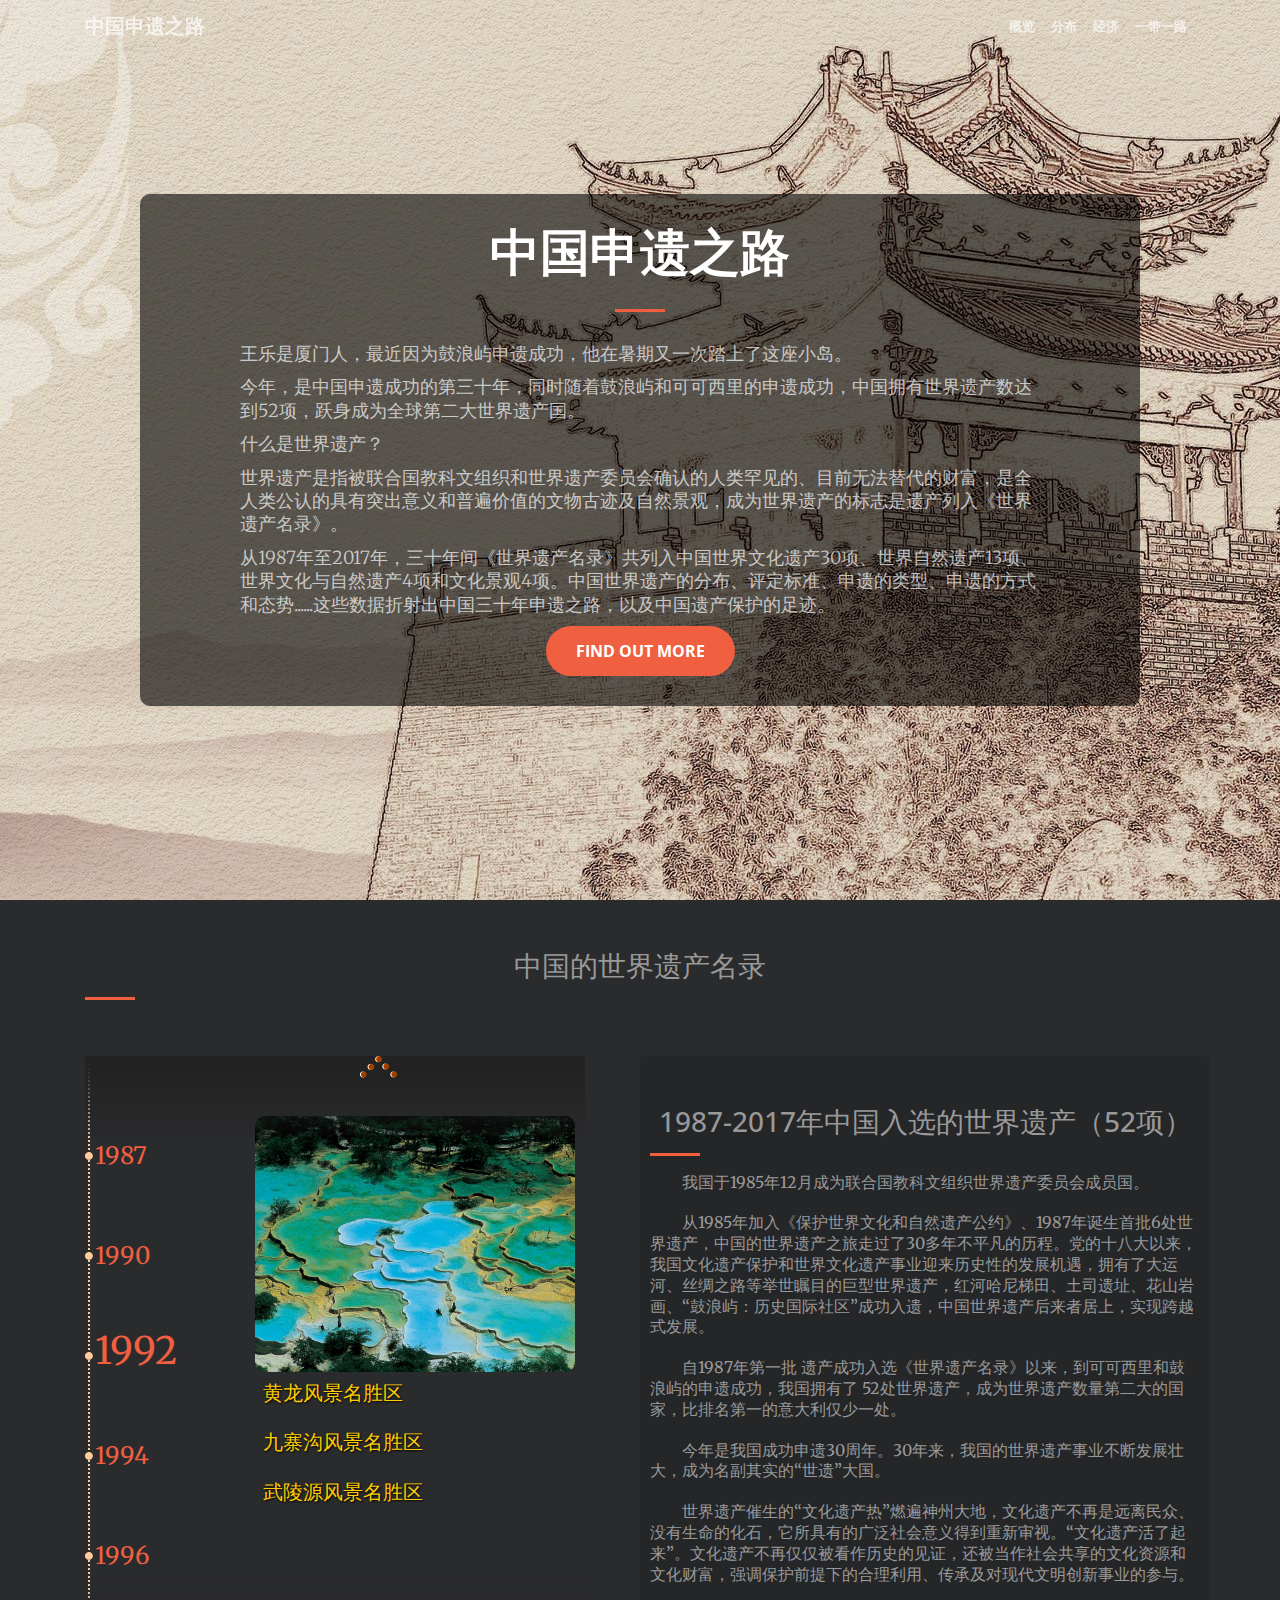
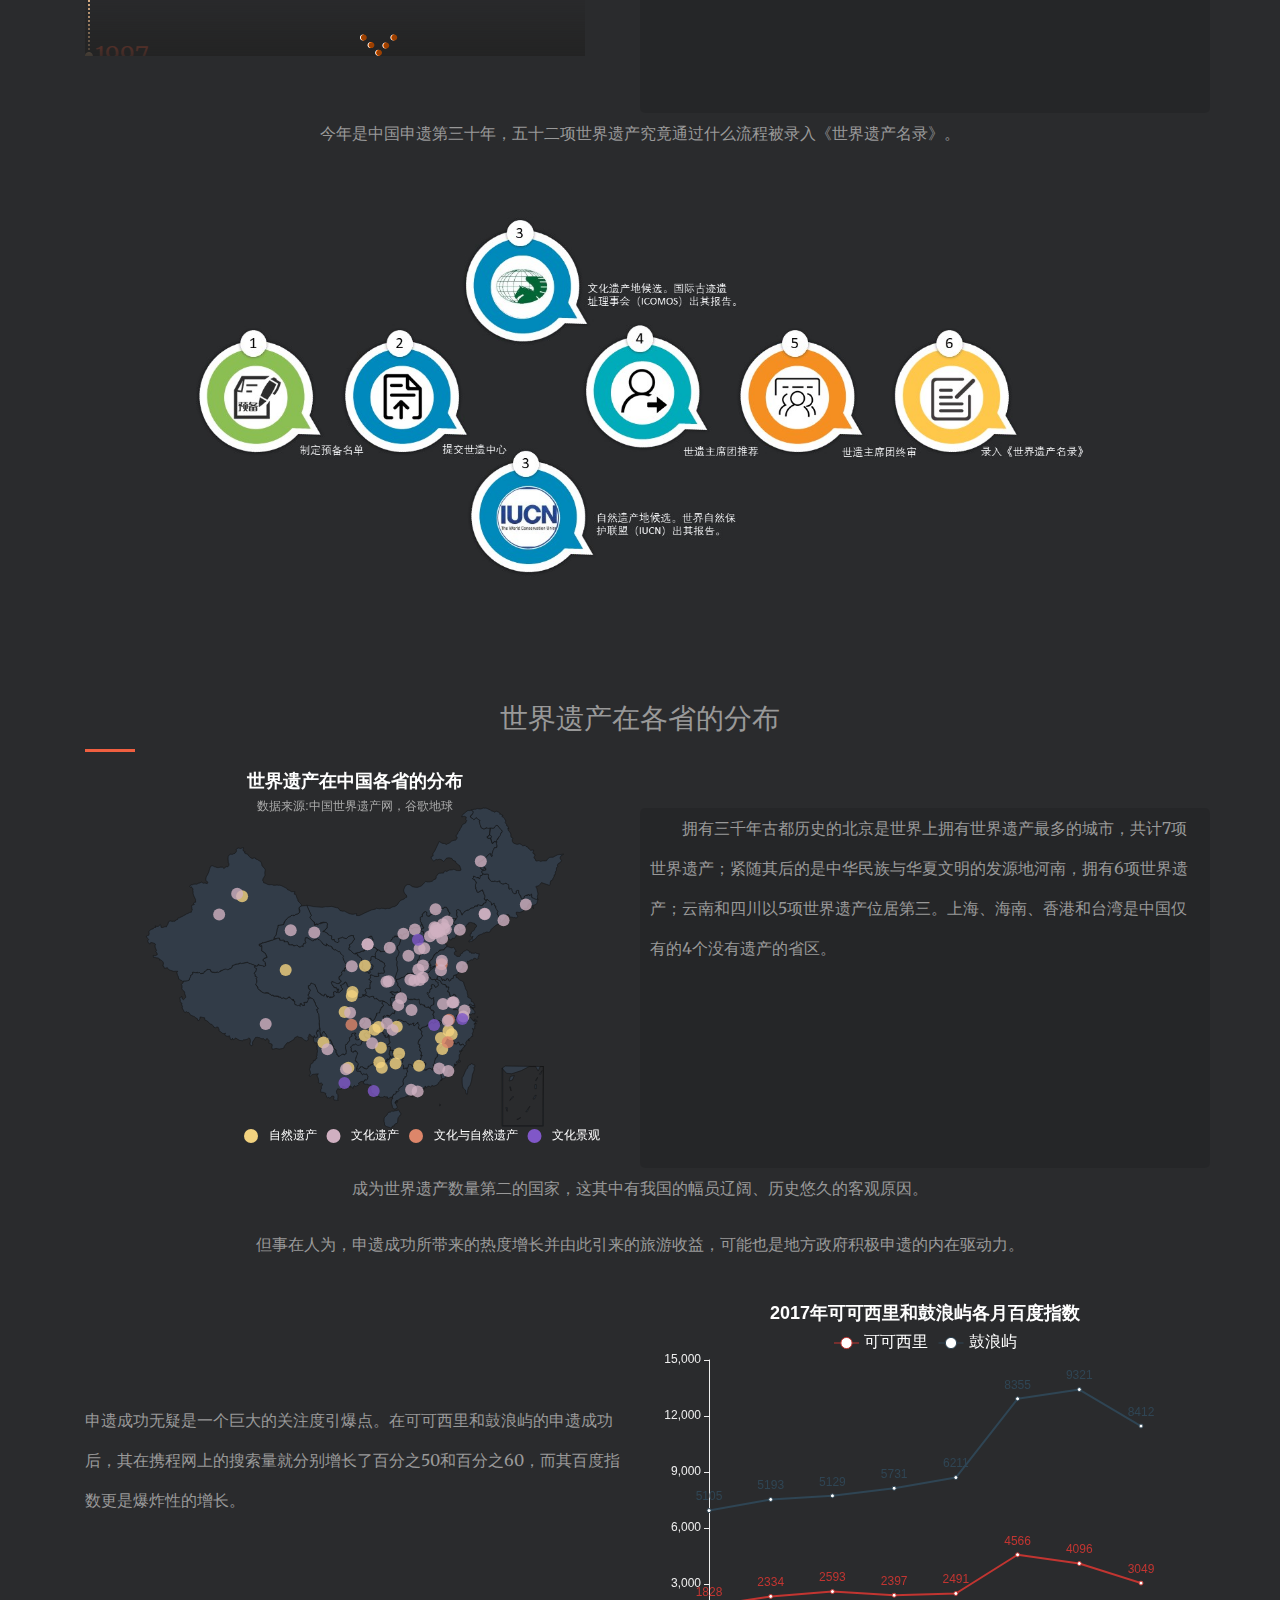
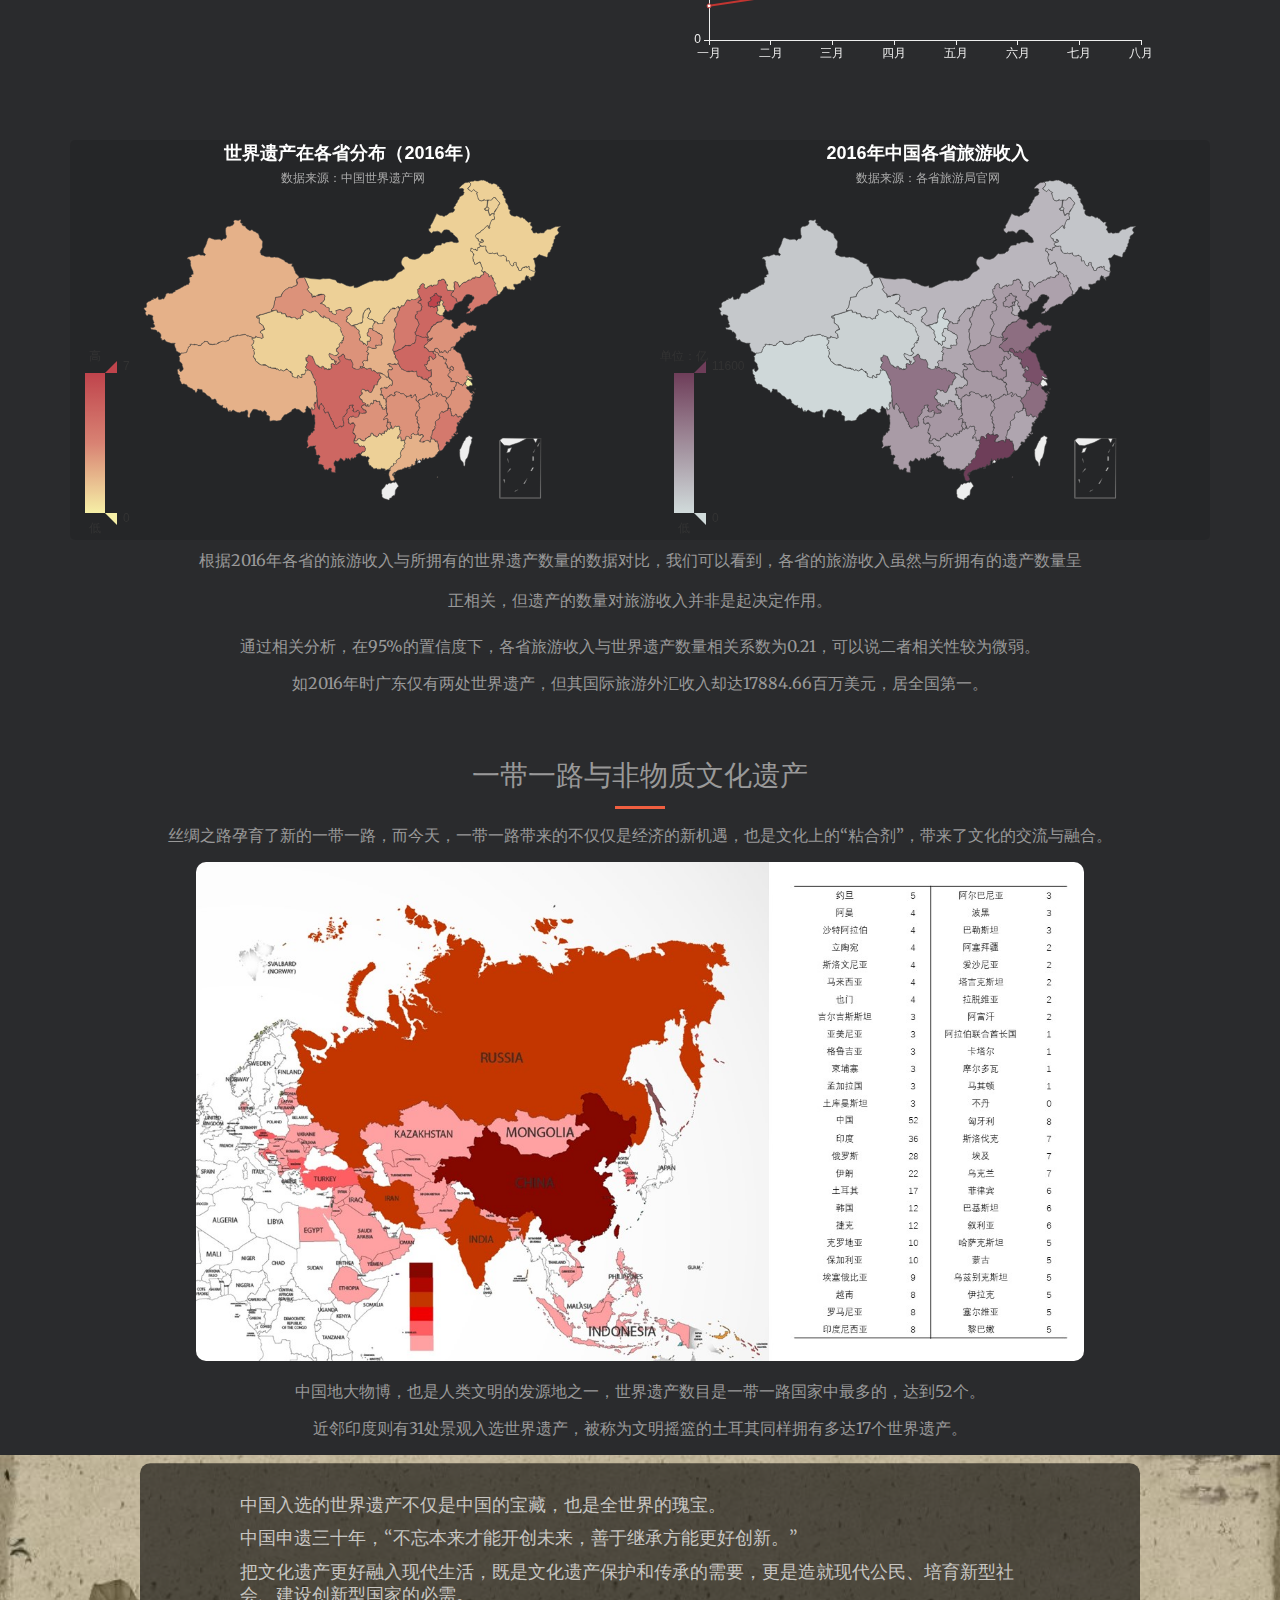
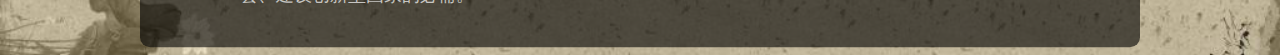
<file: index.html>
<!DOCTYPE html>
<html lang="ch">

<head>

    <meta charset="utf-8">
    <meta name="viewport" content="width=device-width, initial-scale=1, shrink-to-fit=no">
    <meta name="author" content="haihan">
    <meta http-equiv="Content-Type" content="text/html; charset=utf-8" />

    <title>中国申遗之路</title>

    <!-- Bootstrap core CSS -->
    <link href="vendor/bootstrap/css/bootstrap.min.css" rel="stylesheet">

    <!-- Custom fonts for this template -->
    <link href="vendor/font-awesome/css/font-awesome.min.css" rel="stylesheet" type="text/css">
    <link href='https://fonts.googleapis.com/css?family=Open+Sans:300italic,400italic,600italic,700italic,800italic,400,300,600,700,800' rel='stylesheet' type='text/css'>
    <link href='https://fonts.googleapis.com/css?family=Merriweather:400,300,300italic,400italic,700,700italic,900,900italic' rel='stylesheet' type='text/css'>

    <!-- Plugin CSS -->
    <link href="vendor/magnific-popup/magnific-popup.css" rel="stylesheet">


    <!--css for time-line-->
    <link rel="stylesheet" type="text/css" href="css-timeline/stylesv.css" />

    <!-- Custom styles for this template -->
    <link href="css/creative.min.css" rel="stylesheet">
    <link href="css/mycss.css" rel="stylesheet">


</head>

<body id="page-top">

    <!-- 导航栏 -->
    <nav class="navbar navbar-expand-lg navbar-light fixed-top" id="mainNav">
        <div class="container">
            <a class="navbar-brand js-scroll-trigger" href="#page-top">中国申遗之路</a>
            <button class="navbar-toggler navbar-toggler-right" type="button" data-toggle="collapse" data-target="#navbarResponsive" aria-controls="navbarResponsive" aria-expanded="false" aria-label="Toggle navigation">
          <span class="navbar-toggler-icon"></span>
        </button>
            <div class="collapse navbar-collapse" id="navbarResponsive">
                <ul class="navbar-nav ml-auto">
                    <li class="nav-item">
                        <a class="nav-link js-scroll-trigger" href="#gailan">概览</a>
                    </li>
                    <li class="nav-item">
                        <a class="nav-link js-scroll-trigger" href="#fenbu">分布</a>
                    </li>
                    <li class="nav-item">
                        <a class="nav-link js-scroll-trigger" href="#jingji">经济</a>
                    </li>
                    <li class="nav-item">
                        <a class="nav-link js-scroll-trigger" href="#yidaiyilu">一带一路</a>
                    </li>
                </ul>
            </div>
        </div>
    </nav>

    <!--封面-->
    <header class="masthead headback">
        <div class="header-content">
            <div class="header-content-inner">
                <h1 id="homeHeading">中国申遗之路</h1>
                <hr>
                <p>王乐是厦门人，最近因为鼓浪屿申遗成功，他在暑期又一次踏上了这座小岛。</p>
                <p>今年，是中国申遗成功的第三十年，同时随着鼓浪屿和可可西里的申遗成功，中国拥有世界遗产数达到52项，跃身成为全球第二大世界遗产国。</p>
                <p>什么是世界遗产？</p>
                <p>世界遗产是指被联合国教科文组织和世界遗产委员会确认的人类罕见的、目前无法替代的财富，是全人类公认的具有突出意义和普遍价值的文物古迹及自然景观，成为世界遗产的标志是遗产列入《世界遗产名录》。</p>
                <p>从1987年至2017年，三十年间《世界遗产名录》共列入中国世界文化遗产30项、世界自然遗产13项、世界文化与自然遗产4项和文化景观4项。中国世界遗产的分布、评定标准、申遗的类型、申遗的方式和态势......这些数据折射出中国三十年申遗之路，以及中国遗产保护的足迹。</p>
                <a class="btn btn-primary btn-xl js-scroll-trigger" href="#about">Find Out More</a>
            </div>
        </div>
    </header>

    <!--中国的世界遗产名录-->
    <div class="container separate" id="gailan">
        <div class="row">
            <div class="col-md-12">
                <h3 class="text-center">
                    中国的世界遗产名录
                </h3>
                <hr>
            </div>
        </div>
    </div>

    <div class="container timeline">
        <div class="row">
            <div class="col-md-6 ">
                <!--<h2 style="text-align:center; padding-top:10px;">1987-2017年中国入选的世界遗产 </h2>
                <p style="text-align:center">数据来源：《世界遗产名录》</p>-->
                <div id="introduction">
                    <div id="page">
                        <div id="container" class="content clearfix">
                            <div id="timeline">
                                <ul id="dates">
                                    <li><a href="#1987" class="selected">1987</a></li>
                                    <li><a href="#1990">1990</a></li>
                                    <li><a href="#1992">1992</a></li>
                                    <li><a href="#1994">1994</a></li>
                                    <li><a href="#1996">1996</a></li>
                                    <li><a href="#1997">1997</a></li>
                                    <li><a href="#1998">1998</a></li>
                                    <li><a href="#1999">1999</a></li>
                                    <li><a href="#2000">2000</a></li>
                                    <li><a href="#2001">2001</a></li>
                                    <li><a href="#2003">2003</a></li>
                                    <li><a href="#2005">2005</a></li>
                                    <li><a href="#2006">2006</a></li>
                                    <li><a href="#2007">2007</a></li>
                                    <li><a href="#2008">2008</a></li>
                                    <li><a href="#2009">2009</a></li>
                                    <li><a href="#2010">2010</a></li>
                                    <li><a href="#2011">2011</a></li>
                                    <li><a href="#2013">2013</a></li>
                                    <li><a href="#2014">2014</a></li>
                                    <li><a href="#2015">2015</a></li>
                                    <li><a href="#2017">2017</a></li>
                                </ul>
                                <ul id="issues">
                                    <li id="1987" class="selected">
                                        <div>
                                            <img src="images-timeline/1987gugong.jpg" width="256" height="256" />
                                            <h1>明清故宫</h1>
                                            <h1>秦始皇陵及兵马俑坑</h1>
                                            <h1>莫高窟 </h1>
                                            <h1>泰山</h1>
                                            <h1>周口店北京人遗址</h1>
                                            <h1>长城</h1>
                                        </div>
                                    </li>
                                    <li id="1990">
                                        <img src="images-timeline/1990huangshan.jpg" width="256" height="256" />
                                        <h1>黄山</h1>
                                    </li>
                                    <li id="1992">
                                        <img src="images-timeline/1992huanglong.jpg" width="256" height="256" />
                                        <h1>黄龙风景名胜区</h1>
                                        <h1>九寨沟风景名胜区</h1>
                                        <h1>
                                            武陵源风景名胜区
                                        </h1>
                                    </li>
                                    <li id="1994">
                                        <img src="images-timeline/1994.wudangshan.jpg" width="256" height="256" />
                                        <h1>武当山古建筑群</h1>
                                        <h1>拉萨布达拉宫历史建筑群</h1>
                                        <h1>
                                            承德避暑山庄及周围寺庙</h1>
                                        <h1>
                                            曲阜孔庙、孔林和孔府
                                        </h1>
                                    </li>
                                    <li id="1996">
                                        <img src="images-timeline/1996lushan.jpg" width="256" height="256" />
                                        <h1>庐山国家公园</h1>
                                        <h1>峨眉山乐山大佛</h1>
                                    </li>
                                    <li id="1997">
                                        <img src="images-timeline/1997suzhouyuanlin.jpg" width="256" height="256" />
                                        <h1>苏州古典园林</h1>
                                        <h1>平遥古城</h1>
                                        <h1>丽江古城</h1>
                                    </li>
                                    <li id="1998">
                                        <img src="images-timeline/1998yiheyuan.jpg" width="256" height="256" />
                                        <h1>北京皇家园林-颐和园
                                        </h1>
                                        <h1>北京皇家祭坛-天坛
                                        </h1>
                                    </li>
                                    <li id="1999">
                                        <img src="images-timeline/1999大足石刻.jpg" width="256" height="256" />
                                        <h1>大足石刻</h1>
                                        <h1>武夷山</h1>
                                    </li>
                                    <li id="2000">
                                        <img src="images-timeline/2000wannangucunluo.jpg" width="256" height="256" />
                                        <h1>皖南古村落-西递、宏村</h1>
                                        <h1>明清皇家陵寝（6处）</h1>
                                        <h1>龙门石窟</h1>
                                        <h1>青城山-都江堰</h1>
                                        </p>
                                    </li>
                                    <li id="2001">
                                        <img src="images-timeline/2001yungangshiku.jpg" width="256" height="256" />
                                        <h1>云冈石窟</h1>
                                    </li>
                                    <li id="2003">
                                        <img src="images-timeline/2003sanjiangbingliu.jpg" width="256" height="256" />
                                        <h1>云南三江并流保护区</h1>
                                        <h1>高句丽王城、王陵及贵族墓葬</h1>
                                    </li>
                                    <li id="2005">
                                        <img src="images-timeline/2005aomenlishichengqu.jpg" width="256" height="256" />
                                        <h1>澳门历史城区</h1>
                                    </li>
                                    <li id="2006">
                                        <img src="images-timeline/2006daxiongmao.jpg" width="256" height="256" />
                                        <h1> 四川大熊猫栖息地 </h1>
                                        <h1>殷墟</h1>
                                    </li>
                                    <li id="2007">
                                        <img src="images-timeline/2007nanfangkasite.jpg" width="256" height="256" />
                                        <h1>中国南方喀斯特</h1>
                                        <h1>开平碉楼与村落</h1>

                                    </li>
                                    <li id="2008">
                                        <img src="images-timeline/2008fujiantulou.jpg" width="256" height="256" />
                                        <h1>福建土楼</h1>
                                        <h1>三清山国家公园</h1>
                                    </li>
                                    <li id="2009">
                                        <img src="images-timeline/2009wutaishan.jpg" width="256" height="256" />
                                        <h1>五台山</h1>
                                    </li>
                                    <li id="2010">
                                        <img src="images-timeline/2000wannangucunluo.jpg" width="256" height="256" />
                                        <h1>登封“天地之中"历史古迹 </h1>
                                        <h1>中国丹霞地貌</h1>

                                    </li>
                                    <li id="2011">
                                        <img src="images-timeline/2011xihu.jpg" width="256" height="256" />
                                        <h1>杭州西湖文化景观</h1>
                                        <h1>澄江化石遗址</h1>
                                        <h1>元上都遗址</h1>
                                    </li>
                                    <li id="2013">
                                        <img src="images-timeline/2013hanititian.jpg" width="256" height="256" />
                                        <h1>红河哈尼梯田文化景观</h1>
                                        <h1>新疆天山</h1>
                                    </li>
                                    <li id="2014">
                                        <img src="images-timeline/2014dayunhe.jpg" width="256" height="256" />
                                        <h1>丝绸之路：长安-天山廊道</h1>
                                        <h1>大运河</h1>
                                    </li>
                                    <li id="2015">
                                        <img src="images-timeline/2015tusiyizhi.jpg" width="256" height="256" />
                                        <h1>土司遗址</h1>
                                    </li>
                                    <li id="2016">
                                        <img src="images-timeline/2016shennongjia.jpg" width="256" height="256" />
                                        <h1>神农架</h1>
                                        <h1>左江花山岩画</h1>
                                    </li>
                                    <li id="2017">
                                        <img src="images-timeline/2017gulangyu.jpg" width="256" height="256" />
                                        <h1>鼓浪屿</h1>
                                        <h1>可可西里</h1>
                                    </li>
                                </ul>
                                <div id="grad_top"></div>
                                <div id="grad_bottom"></div>
                                <a href="#" id="next">+</a>
                                <a href="#" id="prev">-</a>
                            </div>

                        </div>
                    </div>
                </div>
            </div>
            <div class="col-md-6 develop-conn">
                <h3>
                    1987-2017年中国入选的世界遗产（52项）
                </h3>
                <hr>
                <p>
                    我国于1985年12月成为联合国教科文组织世界遗产委员会成员国。 </p>
                <p>
                    从1985年加入《保护世界文化和自然遗产公约》、1987年诞生首批6处世界遗产，中国的世界遗产之旅走过了30多年不平凡的历程。党的十八大以来，我国文化遗产保护和世界文化遗产事业迎来历史性的发展机遇，拥有了大运河、丝绸之路等举世瞩目的巨型世界遗产，红河哈尼梯田、土司遗址、花山岩画、“鼓浪屿：历史国际社区”成功入遗，中国世界遗产后来者居上，实现跨越式发展。</p>
                <p>
                    自1987年第一批 遗产成功入选《世界遗产名录》以来，到可可西里和鼓浪屿的申遗成功，我国拥有了 52处世界遗产，成为世界遗产数量第二大的国家，比排名第一的意大利仅少一处。 </p>
                <p>
                    今年是我国成功申遗30周年。30年来，我国的世界遗产事业不断发展壮大，成为名副其实的“世遗”大国。
                </p>
                <p>世界遗产催生的“文化遗产热”燃遍神州大地，文化遗产不再是远离民众、没有生命的化石，它所具有的广泛社会意义得到重新审视。“文化遗产活了起来”。文化遗产不再仅仅被看作历史的见证，还被当作社会共享的文化资源和文化财富，强调保护前提下的合理利用、传承及对现代文明创新事业的参与。
                </p>
            </div>
        </div>
    </div>

    <div align="center" class="container separate">
        <div class="row">
            <div class="col-md-12">
                <p class="text-center single">
                    今年是中国申遗第三十年，五十二项世界遗产究竟通过什么流程被录入《世界遗产名录》。
                </p>
                <img src="img/流程图.jpg">
            </div>
        </div>
    </div>

    <!--中国世界遗产在各省的分布-->
    <div class="container separate" id="fenbu">
        <div class="row">
            <div class="col-md-12">
                <h3 class="text-center">
                    世界遗产在各省的分布
                </h3>
                <hr>
            </div>
        </div>
    </div>

    <div class="container separate">
        <div class="row">
            <div class="col-md-6">
                <div id="chart1" style="width:100%;height:400px"></div>
            </div>
            <div class="col-md-6 develop-conn indent">
                <p>
                    拥有三千年古都历史的北京是世界上拥有世界遗产最多的城市，共计7项世界遗产；紧随其后的是中华民族与华夏文明的发源地河南，拥有6项世界遗产；云南和四川以5项世界遗产位居第三。上海、海南、香港和台湾是中国仅有的4个没有遗产的省区。
                </p>
            </div>
        </div>
    </div>

    <div align="center" class="container separate">
        <div class="row">
            <div class="col-md-12">
                <p class="text-center single">
                    成为世界遗产数量第二的国家，这其中有我国的幅员辽阔、历史悠久的客观原因。
                </p>
                <p class="text-center single">
                    但事在人为，申遗成功所带来的热度增长并由此引来的旅游收益，可能也是地方政府积极申遗的内在驱动力。
                </p>
            </div>
        </div>
    </div>

    <!--关注度-->
    <div class="container attention">
        <div class="row">
            <div class="col-md-6 new-padding">
                <p>
                    申遗成功无疑是一个巨大的关注度引爆点。在可可西里和鼓浪屿的申遗成功后，其在携程网上的搜索量就分别增长了百分之50和百分之60，而其百度指数更是爆炸性的增长。
                </p>
            </div>
            <div class="col-md-6">
                <div id="chart2" style="width:100%;height:400px"></div>
            </div>
        </div>
    </div>

    <!--旅游收入和遗产数量对比图-->
    <div class="container develop-conn" id="jingji">
        <div class="row">
            <div class="col-md-6">
                <div id="chart3" style="width:100%;height:400px"></div>
            </div>
            <div class="col-md-6">
                <div id="chart4" style="width:100%;height:400px"></div>
            </div>
        </div>
    </div>

    <div align="center" class="container separate">
        <div class="row">
            <div class="col-md-12">
                <p class="text-center single">
                    根据2016年各省的旅游收入与所拥有的世界遗产数量的数据对比，我们可以看到，各省的旅游收入虽然与所拥有的遗产数量呈正相关，但遗产的数量对旅游收入并非是起决定作用。
                </p>
                <p>通过相关分析，在95%的置信度下，各省旅游收入与世界遗产数量相关系数为0.21，可以说二者相关性较为微弱。
                </p>
                <p>如2016年时广东仅有两处世界遗产，但其国际旅游外汇收入却达17884.66百万美元，居全国第一。
                </p>
            </div>
        </div>
    </div>


    <!--中国世界遗产与一带一路-->
    <div align="center" class="container separate" id="yidaiyilu">
        <div class="row">
            <div class="col-md-12">
                <h3 class="text-center">
                    一带一路与非物质文化遗产
                </h3>
                <hr>
                <p>丝绸之路孕育了新的一带一路，而今天，一带一路带来的不仅仅是经济的新机遇，也是文化上的“粘合剂”，带来了文化的交流与融合。
                </p>
                <img src="img/一带一路与世界遗产.jpg">
                <p class="attention">中国地大物博，也是人类文明的发源地之一，世界遗产数目是一带一路国家中最多的，达到52个。</p>
                <p>
                    近邻印度则有31处景观入选世界遗产，被称为文明摇篮的土耳其同样拥有多达17个世界遗产。</p>
            </div>
        </div>
    </div>

    <!--footer-->
    <header class="masthead footer">
        <div class="header-content">
            <div class="header-content-inner">
                <p>
                    中国入选的世界遗产不仅是中国的宝藏，也是全世界的瑰宝。</p>
                <p>中国申遗三十年，“不忘本来才能开创未来，善于继承方能更好创新。”</p>
                <p>
                    把文化遗产更好融入现代生活，既是文化遗产保护和传承的需要，更是造就现代公民、培育新型社会、建设创新型国家的必需。</p>
            </div>
        </div>
    </header>

    <!-- Bootstrap core JavaScript -->
    <script src="vendor/jquery/jquery.min.js"></script>
    <script src="vendor/popper/popper.min.js"></script>
    <script src="vendor/bootstrap/js/bootstrap.min.js"></script>

    <!-- Plugin JavaScript -->
    <script src="vendor/jquery-easing/jquery.easing.min.js"></script>
    <script src="vendor/scrollreveal/scrollreveal.min.js"></script>
    <script src="vendor/magnific-popup/jquery.magnific-popup.min.js"></script>

    <!-- Custom scripts for this template -->
    <script src="js/creative.min.js"></script>

    <!--script for time-line-->
    <script type="text/javascript" src="jquery.js"></script>
    <script src="jquery.timelinr-0.9.4.js" type="text/javascript"></script>
    <script type="text/javascript">
        $(function() {
            $().timelinr({
                orientation: 'vertical',
                issuesSpeed: 300,
                datesSpeed: 100,
                issuesSpeed: 500,
                arrowKeys: 'true',
                startAt: 3
            })
        });
    </script>

    <!--script for echarts-->

    <script src="js/echarts.min.js"></script>

    <script src="js/china.js"></script>

    <script src="js/geoCoordMap.js"></script>

    <script src="js/province.js"></script>

    <script src="js/cities.js"></script>

    <!--province chart-->
    <script src="echart/chart1.js"></script>

    <!--index chart-->
    <script src="echart/chart2.js"></script>

    <!--tourism-salary vs world heritage-->
    <script src="echart/chart3.js"></script>
    <script src="echart/chart4.js"></script>
</body>

</html>
</file>
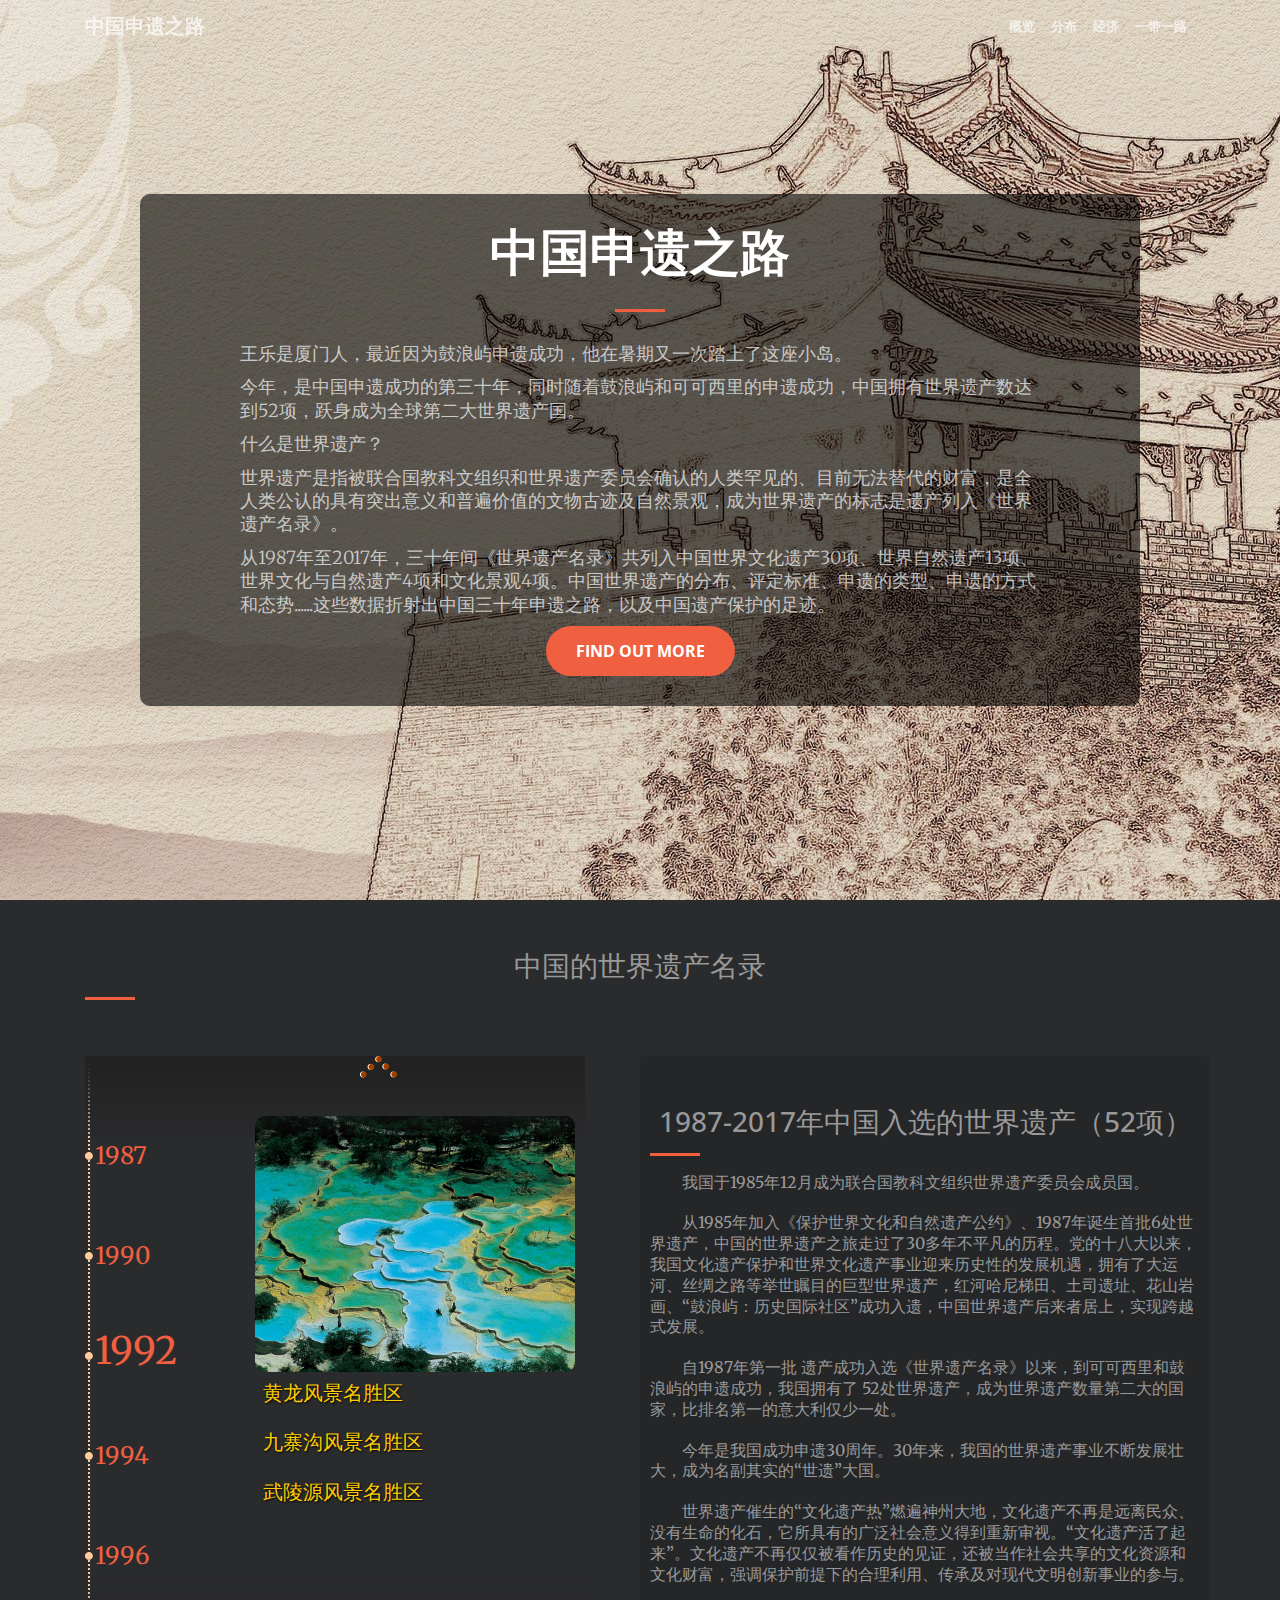
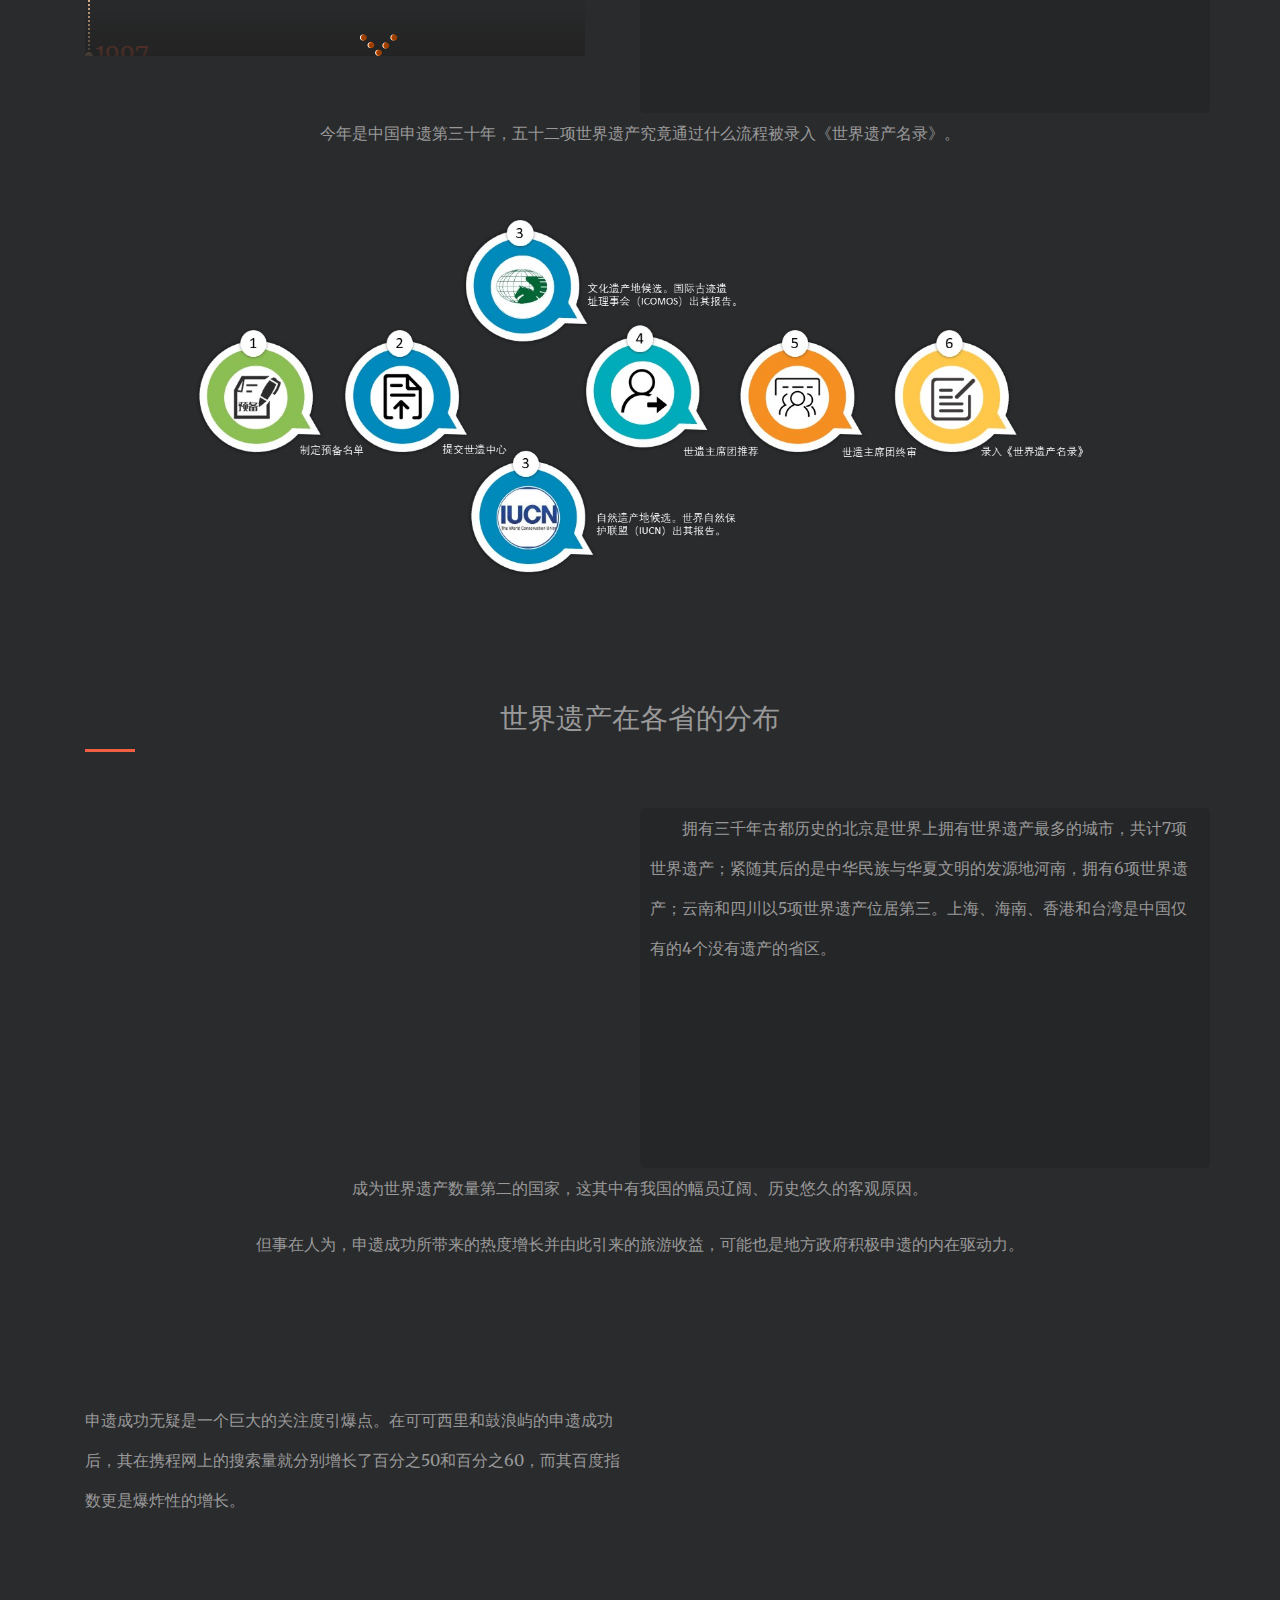
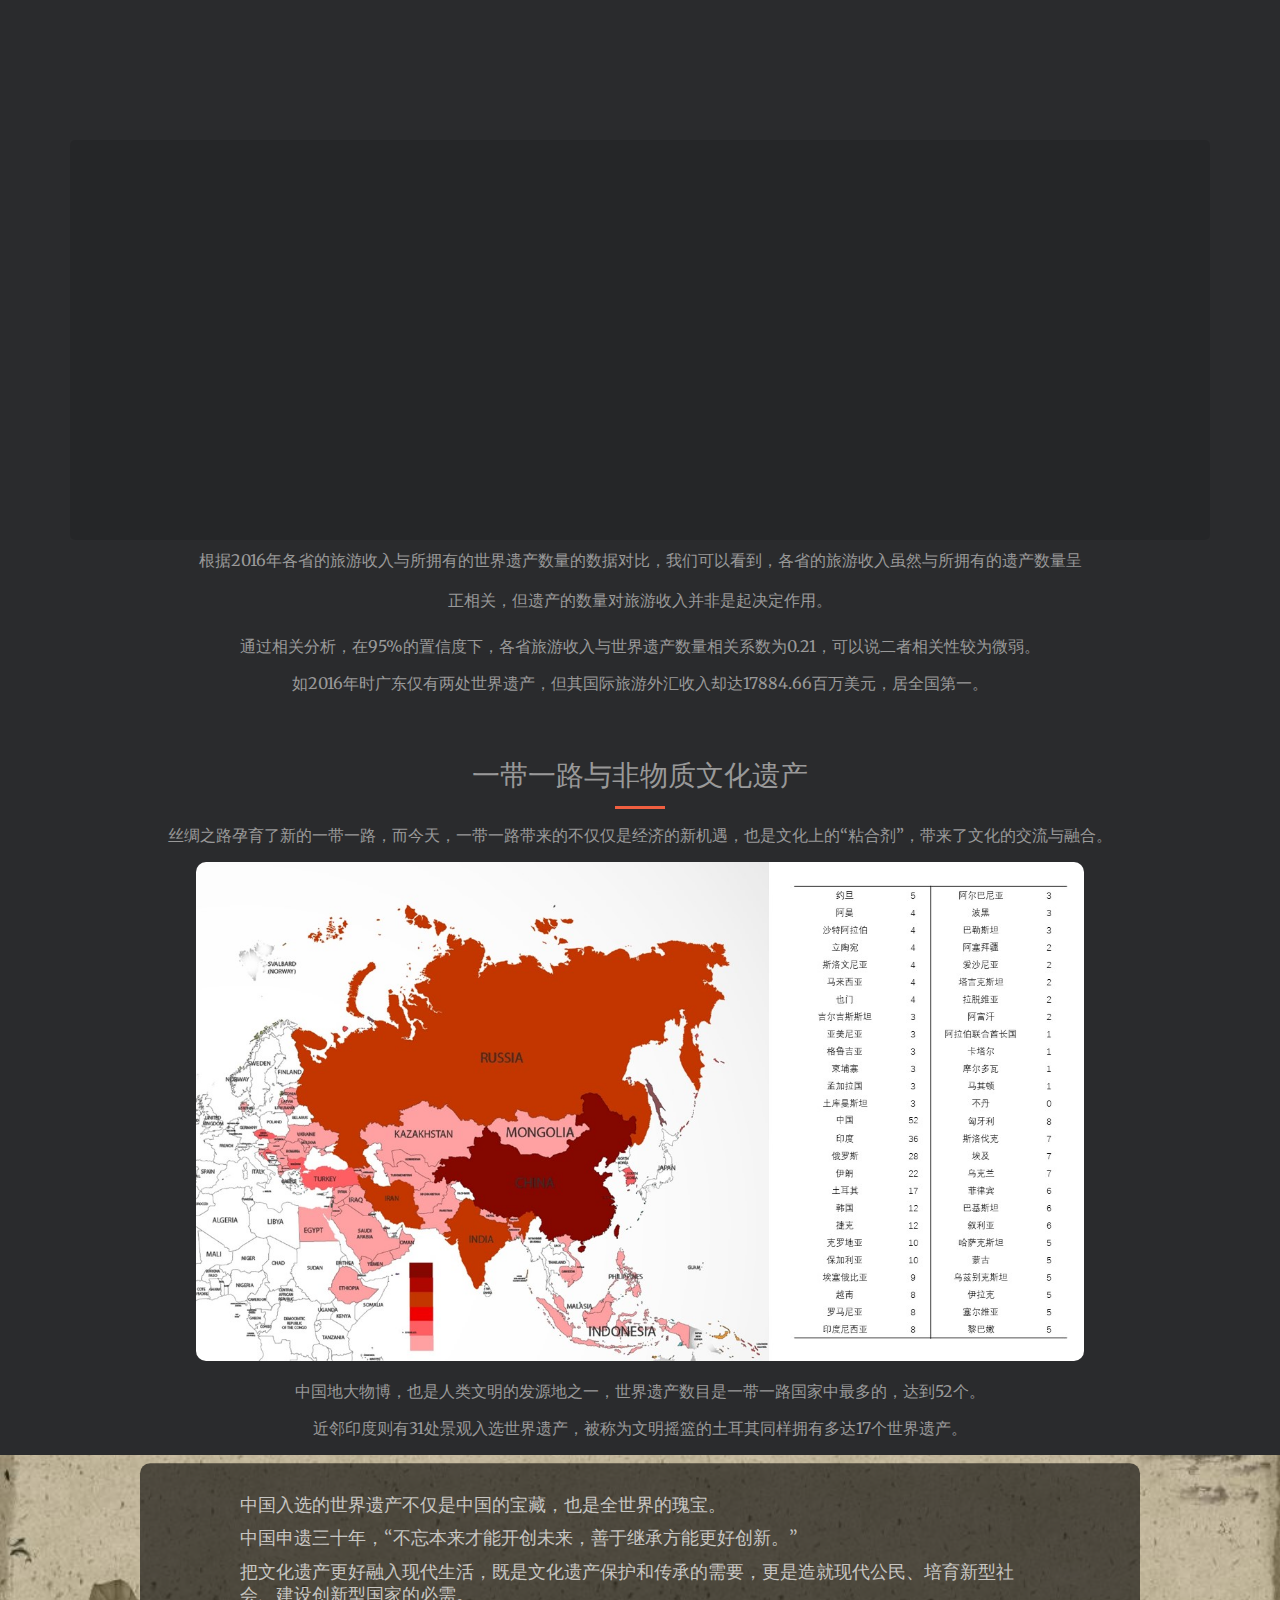
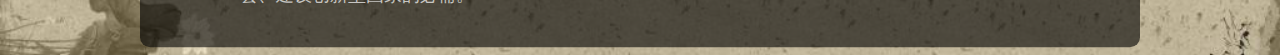
<file: startbootstrap-creative-gh-pages/index.html>
<!DOCTYPE html>
<html lang="ch">

<head>

    <meta charset="utf-8">
    <meta name="viewport" content="width=device-width, initial-scale=1, shrink-to-fit=no">
    <meta name="author" content="haihan">
    <meta http-equiv="Content-Type" content="text/html; charset=utf-8" />

    <title>中国申遗之路</title>

    <!-- Bootstrap core CSS -->
    <link href="vendor/bootstrap/css/bootstrap.min.css" rel="stylesheet">

    <!-- Custom fonts for this template -->
    <link href="vendor/font-awesome/css/font-awesome.min.css" rel="stylesheet" type="text/css">
    <link href='https://fonts.googleapis.com/css?family=Open+Sans:300italic,400italic,600italic,700italic,800italic,400,300,600,700,800' rel='stylesheet' type='text/css'>
    <link href='https://fonts.googleapis.com/css?family=Merriweather:400,300,300italic,400italic,700,700italic,900,900italic' rel='stylesheet' type='text/css'>

    <!-- Plugin CSS -->
    <link href="vendor/magnific-popup/magnific-popup.css" rel="stylesheet">


    <!--css for time-line-->
    <link rel="stylesheet" type="text/css" href="css-timeline/stylesv.css" />

    <!-- Custom styles for this template -->
    <link href="css/creative.min.css" rel="stylesheet">
    <link href="css/mycss.css" rel="stylesheet">


</head>

<body id="page-top">

    <!-- 导航栏 -->
    <nav class="navbar navbar-expand-lg navbar-light fixed-top" id="mainNav">
        <div class="container">
            <a class="navbar-brand js-scroll-trigger" href="#page-top">中国申遗之路</a>
            <button class="navbar-toggler navbar-toggler-right" type="button" data-toggle="collapse" data-target="#navbarResponsive" aria-controls="navbarResponsive" aria-expanded="false" aria-label="Toggle navigation">
          <span class="navbar-toggler-icon"></span>
        </button>
            <div class="collapse navbar-collapse" id="navbarResponsive">
                <ul class="navbar-nav ml-auto">
                    <li class="nav-item">
                        <a class="nav-link js-scroll-trigger" href="#gailan">概览</a>
                    </li>
                    <li class="nav-item">
                        <a class="nav-link js-scroll-trigger" href="#fenbu">分布</a>
                    </li>
                    <li class="nav-item">
                        <a class="nav-link js-scroll-trigger" href="#jingji">经济</a>
                    </li>
                    <li class="nav-item">
                        <a class="nav-link js-scroll-trigger" href="#yidaiyilu">一带一路</a>
                    </li>
                </ul>
            </div>
        </div>
    </nav>

    <!--封面-->
    <header class="masthead headback">
        <div class="header-content">
            <div class="header-content-inner">
                <h1 id="homeHeading">中国申遗之路</h1>
                <hr>
                <p>王乐是厦门人，最近因为鼓浪屿申遗成功，他在暑期又一次踏上了这座小岛。</p>
                <p>今年，是中国申遗成功的第三十年，同时随着鼓浪屿和可可西里的申遗成功，中国拥有世界遗产数达到52项，跃身成为全球第二大世界遗产国。</p>
                <p>什么是世界遗产？</p>
                <p>世界遗产是指被联合国教科文组织和世界遗产委员会确认的人类罕见的、目前无法替代的财富，是全人类公认的具有突出意义和普遍价值的文物古迹及自然景观，成为世界遗产的标志是遗产列入《世界遗产名录》。</p>
                <p>从1987年至2017年，三十年间《世界遗产名录》共列入中国世界文化遗产30项、世界自然遗产13项、世界文化与自然遗产4项和文化景观4项。中国世界遗产的分布、评定标准、申遗的类型、申遗的方式和态势......这些数据折射出中国三十年申遗之路，以及中国遗产保护的足迹。</p>
                <a class="btn btn-primary btn-xl js-scroll-trigger" href="#about">Find Out More</a>
            </div>
        </div>
    </header>

    <!--中国的世界遗产名录-->
    <div class="container separate" id="gailan">
        <div class="row">
            <div class="col-md-12">
                <h3 class="text-center">
                    中国的世界遗产名录
                </h3>
                <hr>
            </div>
        </div>
    </div>

    <div class="container timeline">
        <div class="row">
            <div class="col-md-6 ">
                <!--<h2 style="text-align:center; padding-top:10px;">1987-2017年中国入选的世界遗产 </h2>
                <p style="text-align:center">数据来源：《世界遗产名录》</p>-->
                <div id="introduction">
                    <div id="page">
                        <div id="container" class="content clearfix">
                            <div id="timeline">
                                <ul id="dates">
                                    <li><a href="#1987" class="selected">1987</a></li>
                                    <li><a href="#1990">1990</a></li>
                                    <li><a href="#1992">1992</a></li>
                                    <li><a href="#1994">1994</a></li>
                                    <li><a href="#1996">1996</a></li>
                                    <li><a href="#1997">1997</a></li>
                                    <li><a href="#1998">1998</a></li>
                                    <li><a href="#1999">1999</a></li>
                                    <li><a href="#2000">2000</a></li>
                                    <li><a href="#2001">2001</a></li>
                                    <li><a href="#2003">2003</a></li>
                                    <li><a href="#2005">2005</a></li>
                                    <li><a href="#2006">2006</a></li>
                                    <li><a href="#2007">2007</a></li>
                                    <li><a href="#2008">2008</a></li>
                                    <li><a href="#2009">2009</a></li>
                                    <li><a href="#2010">2010</a></li>
                                    <li><a href="#2011">2011</a></li>
                                    <li><a href="#2013">2013</a></li>
                                    <li><a href="#2014">2014</a></li>
                                    <li><a href="#2015">2015</a></li>
                                    <li><a href="#2017">2017</a></li>
                                </ul>
                                <ul id="issues">
                                    <li id="1987" class="selected">
                                        <div>
                                            <img src="images-timeline/1987gugong.jpg" width="256" height="256" />
                                            <h1>明清故宫</h1>
                                            <h1>秦始皇陵及兵马俑坑</h1>
                                            <h1>莫高窟 </h1>
                                            <h1>泰山</h1>
                                            <h1>周口店北京人遗址</h1>
                                            <h1>长城</h1>
                                        </div>
                                    </li>
                                    <li id="1990">
                                        <img src="images-timeline/1990huangshan.jpg" width="256" height="256" />
                                        <h1>黄山</h1>
                                    </li>
                                    <li id="1992">
                                        <img src="images-timeline/1992huanglong.jpg" width="256" height="256" />
                                        <h1>黄龙风景名胜区</h1>
                                        <h1>九寨沟风景名胜区</h1>
                                        <h1>
                                            武陵源风景名胜区
                                        </h1>
                                    </li>
                                    <li id="1994">
                                        <img src="images-timeline/1994.wudangshan.jpg" width="256" height="256" />
                                        <h1>武当山古建筑群</h1>
                                        <h1>拉萨布达拉宫历史建筑群</h1>
                                        <h1>
                                            承德避暑山庄及周围寺庙</h1>
                                        <h1>
                                            曲阜孔庙、孔林和孔府
                                        </h1>
                                    </li>
                                    <li id="1996">
                                        <img src="images-timeline/1996lushan.jpg" width="256" height="256" />
                                        <h1>庐山国家公园</h1>
                                        <h1>峨眉山乐山大佛</h1>
                                    </li>
                                    <li id="1997">
                                        <img src="images-timeline/1997suzhouyuanlin.jpg" width="256" height="256" />
                                        <h1>苏州古典园林</h1>
                                        <h1>平遥古城</h1>
                                        <h1>丽江古城</h1>
                                    </li>
                                    <li id="1998">
                                        <img src="images-timeline/1998yiheyuan.jpg" width="256" height="256" />
                                        <h1>北京皇家园林-颐和园
                                        </h1>
                                        <h1>北京皇家祭坛-天坛
                                        </h1>
                                    </li>
                                    <li id="1999">
                                        <img src="images-timeline/1999大足石刻.jpg" width="256" height="256" />
                                        <h1>大足石刻</h1>
                                        <h1>武夷山</h1>
                                    </li>
                                    <li id="2000">
                                        <img src="images-timeline/2000wannangucunluo.jpg" width="256" height="256" />
                                        <h1>皖南古村落-西递、宏村</h1>
                                        <h1>明清皇家陵寝（6处）</h1>
                                        <h1>龙门石窟</h1>
                                        <h1>青城山-都江堰</h1>
                                        </p>
                                    </li>
                                    <li id="2001">
                                        <img src="images-timeline/2001yungangshiku.jpg" width="256" height="256" />
                                        <h1>云冈石窟</h1>
                                    </li>
                                    <li id="2003">
                                        <img src="images-timeline/2003sanjiangbingliu.jpg" width="256" height="256" />
                                        <h1>云南三江并流保护区</h1>
                                        <h1>高句丽王城、王陵及贵族墓葬</h1>
                                    </li>
                                    <li id="2005">
                                        <img src="images-timeline/2005aomenlishichengqu.jpg" width="256" height="256" />
                                        <h1>澳门历史城区</h1>
                                    </li>
                                    <li id="2006">
                                        <img src="images-timeline/2006daxiongmao.jpg" width="256" height="256" />
                                        <h1> 四川大熊猫栖息地 </h1>
                                        <h1>殷墟</h1>
                                    </li>
                                    <li id="2007">
                                        <img src="images-timeline/2007nanfangkasite.jpg" width="256" height="256" />
                                        <h1>中国南方喀斯特</h1>
                                        <h1>开平碉楼与村落</h1>

                                    </li>
                                    <li id="2008">
                                        <img src="images-timeline/2008fujiantulou.jpg" width="256" height="256" />
                                        <h1>福建土楼</h1>
                                        <h1>三清山国家公园</h1>
                                    </li>
                                    <li id="2009">
                                        <img src="images-timeline/2009wutaishan.jpg" width="256" height="256" />
                                        <h1>五台山</h1>
                                    </li>
                                    <li id="2010">
                                        <img src="images-timeline/2000wannangucunluo.jpg" width="256" height="256" />
                                        <h1>登封“天地之中"历史古迹 </h1>
                                        <h1>中国丹霞地貌</h1>

                                    </li>
                                    <li id="2011">
                                        <img src="images-timeline/2011xihu.jpg" width="256" height="256" />
                                        <h1>杭州西湖文化景观</h1>
                                        <h1>澄江化石遗址</h1>
                                        <h1>元上都遗址</h1>
                                    </li>
                                    <li id="2013">
                                        <img src="images-timeline/2013hanititian.jpg" width="256" height="256" />
                                        <h1>红河哈尼梯田文化景观</h1>
                                        <h1>新疆天山</h1>
                                    </li>
                                    <li id="2014">
                                        <img src="images-timeline/2014dayunhe.jpg" width="256" height="256" />
                                        <h1>丝绸之路：长安-天山廊道</h1>
                                        <h1>大运河</h1>
                                    </li>
                                    <li id="2015">
                                        <img src="images-timeline/2015tusiyizhi.jpg" width="256" height="256" />
                                        <h1>土司遗址</h1>
                                    </li>
                                    <li id="2016">
                                        <img src="images-timeline/2016shennongjia.jpg" width="256" height="256" />
                                        <h1>神农架</h1>
                                        <h1>左江花山岩画</h1>
                                    </li>
                                    <li id="2017">
                                        <img src="images-timeline/2017gulangyu.jpg" width="256" height="256" />
                                        <h1>鼓浪屿</h1>
                                        <h1>可可西里</h1>
                                    </li>
                                </ul>
                                <div id="grad_top"></div>
                                <div id="grad_bottom"></div>
                                <a href="#" id="next">+</a>
                                <a href="#" id="prev">-</a>
                            </div>

                        </div>
                    </div>
                </div>
            </div>
            <div class="col-md-6 develop-conn">
                <h3>
                    1987-2017年中国入选的世界遗产（52项）
                </h3>
                <hr>
                <p>
                    我国于1985年12月成为联合国教科文组织世界遗产委员会成员国。 </p>
                <p>
                    从1985年加入《保护世界文化和自然遗产公约》、1987年诞生首批6处世界遗产，中国的世界遗产之旅走过了30多年不平凡的历程。党的十八大以来，我国文化遗产保护和世界文化遗产事业迎来历史性的发展机遇，拥有了大运河、丝绸之路等举世瞩目的巨型世界遗产，红河哈尼梯田、土司遗址、花山岩画、“鼓浪屿：历史国际社区”成功入遗，中国世界遗产后来者居上，实现跨越式发展。</p>
                <p>
                    自1987年第一批 遗产成功入选《世界遗产名录》以来，到可可西里和鼓浪屿的申遗成功，我国拥有了 52处世界遗产，成为世界遗产数量第二大的国家，比排名第一的意大利仅少一处。 </p>
                <p>
                    今年是我国成功申遗30周年。30年来，我国的世界遗产事业不断发展壮大，成为名副其实的“世遗”大国。
                </p>
                <p>世界遗产催生的“文化遗产热”燃遍神州大地，文化遗产不再是远离民众、没有生命的化石，它所具有的广泛社会意义得到重新审视。“文化遗产活了起来”。文化遗产不再仅仅被看作历史的见证，还被当作社会共享的文化资源和文化财富，强调保护前提下的合理利用、传承及对现代文明创新事业的参与。
                </p>
            </div>
        </div>
    </div>

    <div align="center" class="container separate">
        <div class="row">
            <div class="col-md-12">
                <p class="text-center single">
                    今年是中国申遗第三十年，五十二项世界遗产究竟通过什么流程被录入《世界遗产名录》。
                </p>
                <img src="img/流程图.jpg">
            </div>
        </div>
    </div>

    <!--中国世界遗产在各省的分布-->
    <div class="container separate" id="fenbu">
        <div class="row">
            <div class="col-md-12">
                <h3 class="text-center">
                    世界遗产在各省的分布
                </h3>
                <hr>
            </div>
        </div>
    </div>

    <div class="container separate">
        <div class="row">
            <div class="col-md-6">
                <div id="chart1" style="width:100%;height:400px"></div>
            </div>
            <div class="col-md-6 develop-conn indent">
                <p>
                    拥有三千年古都历史的北京是世界上拥有世界遗产最多的城市，共计7项世界遗产；紧随其后的是中华民族与华夏文明的发源地河南，拥有6项世界遗产；云南和四川以5项世界遗产位居第三。上海、海南、香港和台湾是中国仅有的4个没有遗产的省区。
                </p>
            </div>
        </div>
    </div>

    <div align="center" class="container separate">
        <div class="row">
            <div class="col-md-12">
                <p class="text-center single">
                    成为世界遗产数量第二的国家，这其中有我国的幅员辽阔、历史悠久的客观原因。
                </p>
                <p class="text-center single">
                    但事在人为，申遗成功所带来的热度增长并由此引来的旅游收益，可能也是地方政府积极申遗的内在驱动力。
                </p>
            </div>
        </div>
    </div>

    <!--关注度-->
    <div class="container attention">
        <div class="row">
            <div class="col-md-6 new-padding">
                <p>
                    申遗成功无疑是一个巨大的关注度引爆点。在可可西里和鼓浪屿的申遗成功后，其在携程网上的搜索量就分别增长了百分之50和百分之60，而其百度指数更是爆炸性的增长。
                </p>
            </div>
            <div class="col-md-6">
                <div id="chart2" style="width:100%;height:400px"></div>
            </div>
        </div>
    </div>

    <!--旅游收入和遗产数量对比图-->
    <div class="container develop-conn" id="jingji">
        <div class="row">
            <div class="col-md-6">
                <div id="chart3" style="width:100%;height:400px"></div>
            </div>
            <div class="col-md-6">
                <div id="chart4" style="width:100%;height:400px"></div>
            </div>
        </div>
    </div>

    <div align="center" class="container separate">
        <div class="row">
            <div class="col-md-12">
                <p class="text-center single">
                    根据2016年各省的旅游收入与所拥有的世界遗产数量的数据对比，我们可以看到，各省的旅游收入虽然与所拥有的遗产数量呈正相关，但遗产的数量对旅游收入并非是起决定作用。
                </p>
                <p>通过相关分析，在95%的置信度下，各省旅游收入与世界遗产数量相关系数为0.21，可以说二者相关性较为微弱。
                </p>
                <p>如2016年时广东仅有两处世界遗产，但其国际旅游外汇收入却达17884.66百万美元，居全国第一。
                </p>
            </div>
        </div>
    </div>


    <!--中国世界遗产与一带一路-->
    <div align="center" class="container separate" id="yidaiyilu">
        <div class="row">
            <div class="col-md-12">
                <h3 class="text-center">
                    一带一路与非物质文化遗产
                </h3>
                <hr>
                <p>丝绸之路孕育了新的一带一路，而今天，一带一路带来的不仅仅是经济的新机遇，也是文化上的“粘合剂”，带来了文化的交流与融合。
                </p>
                <img src="img/一带一路与世界遗产.jpg">
                <p class="attention">中国地大物博，也是人类文明的发源地之一，世界遗产数目是一带一路国家中最多的，达到52个。</p>
                <p>
                    近邻印度则有31处景观入选世界遗产，被称为文明摇篮的土耳其同样拥有多达17个世界遗产。</p>
            </div>
        </div>
    </div>

    <!--footer-->
    <header class="masthead footer">
        <div class="header-content">
            <div class="header-content-inner">
                <p>
                    中国入选的世界遗产不仅是中国的宝藏，也是全世界的瑰宝。</p>
                <p>中国申遗三十年，“不忘本来才能开创未来，善于继承方能更好创新。”</p>
                <p>
                    把文化遗产更好融入现代生活，既是文化遗产保护和传承的需要，更是造就现代公民、培育新型社会、建设创新型国家的必需。</p>
            </div>
        </div>
    </header>

    <!-- Bootstrap core JavaScript -->
    <script src="vendor/jquery/jquery.min.js"></script>
    <script src="vendor/popper/popper.min.js"></script>
    <script src="vendor/bootstrap/js/bootstrap.min.js"></script>

    <!-- Plugin JavaScript -->
    <script src="vendor/jquery-easing/jquery.easing.min.js"></script>
    <script src="vendor/scrollreveal/scrollreveal.min.js"></script>
    <script src="vendor/magnific-popup/jquery.magnific-popup.min.js"></script>

    <!-- Custom scripts for this template -->
    <script src="js/creative.min.js"></script>

    <!--script for time-line-->
    <script type="text/javascript" src="jquery.js"></script>
    <script src="jquery.timelinr-0.9.4.js" type="text/javascript"></script>
    <script type="text/javascript">
        $(function() {
            $().timelinr({
                orientation: 'vertical',
                issuesSpeed: 300,
                datesSpeed: 100,
                issuesSpeed: 500,
                arrowKeys: 'true',
                startAt: 3
            })
        });
    </script>

    <!--script for echarts-->
    <script type="text/javascript" src="http://echarts.baidu.com/gallery/vendors/echarts/echarts-all-3.js"></script>
    <script type="text/javascript" src="http://echarts.baidu.com/gallery/vendors/echarts-stat/ecStat.min.js"></script>
    <script type="text/javascript" src="http://echarts.baidu.com/gallery/vendors/echarts/extension/dataTool.min.js"></script>
    <script type="text/javascript" src="http://echarts.baidu.com/gallery/vendors/echarts/map/js/china.js"></script>
    <script type="text/javascript" src="http://echarts.baidu.com/gallery/vendors/echarts/map/js/world.js"></script>
    <script type="text/javascript" src="http://api.map.baidu.com/api?v=2.0&ak=ZUONbpqGBsYGXNIYHicvbAbM"></script>
    <script type="text/javascript" src="http://echarts.baidu.com/gallery/vendors/echarts/extension/bmap.min.js"></script>
    <script type="text/javascript"></script>

    <!--province chart-->
    <script src="echart/chart1.js"></script>

    <!--index chart-->
    <script src="echart/chart2.js"></script>

    <!--tourism-salary vs world heritage-->
    <script src="echart/chart3.js"></script>
    <script src="echart/chart4.js"></script>
</body>

</html>
</file>
<file: css-timeline/stylesv.css>
* {
    margin: 0;
    padding: 0;
}

html,
body,
#page {
    height: 100%;
}

body>#page {
    height: auto;
    min-height: 100%;
}


/*#container {
    padding-bottom: 70px;
}*/

#footer {
    position: relative;
    margin-top: -70px;
    height: 70px;
    clear: both;
}

.h1,
h1 {
    font-size: 1.5em;
}

.clearfix:after {
    content: ".";
    display: block;
    height: 0;
    clear: both;
    visibility: hidden;
}

.clearfix {
    display: inline-block;
}

* html .clearfix {
    height: 1%;
}


/*.clearfix {
    display: block;
}*/

body {
    background: #2a2b2d url('../img/bg_vert.jpg') repeat-x;
    font: 13px/1.3 'Microsoft Yahei', '宋体';
    color: #999;
}

#page,
#footer_inner {
    margin: 0 auto;
    width: 960px;
}

h1#logo {
    background: url('../img/logo.jpg') no-repeat 50% 25px;
    overflow: hidden;
    height: 93px;
    padding: 25px 0;
}

h1#logo a {
    display: block;
    text-indent: -9999px;
    height: 93px;
}

#container {
    margin: 0 auto;
}

#container h2 {
    font-weight: normal;
    line-height: 28px;
}

#container p {
    padding: 10px 0 0 68px;
}

.credit {
    text-align: center;
    padding: 20px 0 100px;
    font-size: 10px;
}

a,
a:visited {
    text-decoration: none;
    outline: none;
    color: #97cae6;
}

a:hover {
    text-decoration: underline;
}

#footer {
    background-color: #212121;
    width: 100%;
}

#footer h2 {
    font-size: 18px;
    font-weight: normal;
    height: 70px;
    line-height: 70px;
    font-family: "Microsoft Yahei";
    color: #eee;
}

#footer_inner {
    position: relative;
}

#footer a.tzine,
a.tzine:visited {
    color: #FCFCFC;
    font-size: 12px;
    line-height: 70px;
    position: absolute;
    top: 0;
    right: 0;
    width: 90px;
}

.demotips {
    margin: 0 auto;
    text-align: center;
    font-size: 25px;
}

.demotips a {
    margin: 0 10px;
}


/*-核心代码-*/


/* Menu style */

#timeline {
    width: 500px;
    height: 600px;
    overflow: hidden;
    margin: 40px auto;
    position: relative;
    background: url('../images-timeline/dot.gif') 3px top repeat-y;
}

#dates {
    width: 100px;
    height: 600px;
    overflow: hidden;
    float: left;
}

#dates li {
    list-style: none;
    width: 100px;
    height: 100px;
    line-height: 100px;
    font-size: 24px;
    padding-left: 10px;
    background: url('../images-timeline/biggerdot.png') left center no-repeat;
}

#dates a {
    line-height: 38px;
    padding-bottom: 10px;
}

#dates .selected {
    font-size: 38px;
}

#issues {
    width: 400px;
    height: 600px;
    overflow: hidden;
    float: left;
}

#issues li {
    width: 400px;
    height: 600px;
    list-style: none;
}

#issues li img {
    margin: 60px 0 0 70px;
}

#issues li h1 {
    color: #ffcc00;
    /*font-size: 48px;*/
    margin-left: 68px;
    /*text-align: center;*/
    padding: 10px;
    text-shadow: #000 1px 1px 2px;
}

#issues li p {
    font-size: 14px;
    /*margin: 10px 20px;*/
    font-weight: normal;
    line-height: 22px;
    text-shadow: #000 1px 1px 2px;
}

#grad_top,
#grad_bottom {
    width: 500px;
    height: 80px;
    position: absolute;
}

#grad_top {
    top: 0;
    background: url('../images-timeline/grad_top.png') repeat-x;
}

#grad_bottom {
    bottom: 0;
    background: url('../images-timeline/grad_bottom.png') repeat-x;
}

#next,
#prev {
    position: absolute;
    left: 55%;
    font-size: 70px;
    width: 38px;
    height: 22px;
    background-position: 0 -44px;
    background-repeat: no-repeat;
    text-indent: -9999px;
    overflow: hidden;
}

#next:hover,
#prev:hover {
    background-position: 0 0;
}

#next {
    bottom: 0;
    background-image: url('../images-timeline/next_v.png');
}

#prev {
    top: 0;
    background-image: url('../images-timeline/prev_v.png');
}

#next.disabled,
#prev.disabled {
    opacity: 0.2;
}
</file>
<file: css/mycss.css>
header.headback {
    background-image: url("../img/timg2X93AOBH.jpg");
    color: white;
}

header.footer {
    background-image: url("../img/footer1.jpg");
    color: white;
    max-height: 200px;
    min-height: 0;
    padding-top: 100px;
}

header.masthead .header-content .header-content-inner {
    background: rgba(0, 0, 0, 0.6);
    border-radius: 10px;
    padding-top: 30px;
    padding-bottom: 30px;
}

header.masthead .header-content .header-content-inner p {
    margin-bottom: 10px;
    text-align: left;
}

.develop-conn {
    width: 95%;
    /*height: 95%;*/
    padding: 0 10px;
    background: rgba(0, 0, 0, 0.1);
    margin-left: auto;
    margin-right: auto;
    margin-top: 40px;
    border-radius: 5px;
}

.develop-conn p {
    text-indent: 2em;
    margin-bottom: 20px;
}

.develop-conn h3 {
    text-align: center;
}

.single {
    width: 80%;
    /*padding: 10px 10px;*/
    line-height: 2.5;
    text-align: center;
}

img {
    width: 80%;
    margin-left: auto;
    margin-right: auto;
    border-radius: 10px;
}

.new-padding {
    padding-top: 100px;
    line-height: 2.5;
}

h3 {
    padding-top: 50px;
}

.indent {
    line-height: 2.5;
}

.attention {
    padding-top: 20px;
}


/*.separate {
    background-color: whitesmoke;
}*/
</file>
<file: startbootstrap-creative-gh-pages/css-timeline/stylesv.css>
* {
    margin: 0;
    padding: 0;
}

html,
body,
#page {
    height: 100%;
}

body>#page {
    height: auto;
    min-height: 100%;
}


/*#container {
    padding-bottom: 70px;
}*/

#footer {
    position: relative;
    margin-top: -70px;
    height: 70px;
    clear: both;
}

.h1,
h1 {
    font-size: 1.5em;
}

.clearfix:after {
    content: ".";
    display: block;
    height: 0;
    clear: both;
    visibility: hidden;
}

.clearfix {
    display: inline-block;
}

* html .clearfix {
    height: 1%;
}


/*.clearfix {
    display: block;
}*/

body {
    background: #2a2b2d url('../img/bg_vert.jpg') repeat-x;
    font: 13px/1.3 'Microsoft Yahei', '宋体';
    color: #999;
}

#page,
#footer_inner {
    margin: 0 auto;
    width: 960px;
}

h1#logo {
    background: url('../img/logo.jpg') no-repeat 50% 25px;
    overflow: hidden;
    height: 93px;
    padding: 25px 0;
}

h1#logo a {
    display: block;
    text-indent: -9999px;
    height: 93px;
}

#container {
    margin: 0 auto;
}

#container h2 {
    font-weight: normal;
    line-height: 28px;
}

#container p {
    padding: 10px 0 0 68px;
}

.credit {
    text-align: center;
    padding: 20px 0 100px;
    font-size: 10px;
}

a,
a:visited {
    text-decoration: none;
    outline: none;
    color: #97cae6;
}

a:hover {
    text-decoration: underline;
}

#footer {
    background-color: #212121;
    width: 100%;
}

#footer h2 {
    font-size: 18px;
    font-weight: normal;
    height: 70px;
    line-height: 70px;
    font-family: "Microsoft Yahei";
    color: #eee;
}

#footer_inner {
    position: relative;
}

#footer a.tzine,
a.tzine:visited {
    color: #FCFCFC;
    font-size: 12px;
    line-height: 70px;
    position: absolute;
    top: 0;
    right: 0;
    width: 90px;
}

.demotips {
    margin: 0 auto;
    text-align: center;
    font-size: 25px;
}

.demotips a {
    margin: 0 10px;
}


/*-核心代码-*/


/* Menu style */

#timeline {
    width: 500px;
    height: 600px;
    overflow: hidden;
    margin: 40px auto;
    position: relative;
    background: url('../images-timeline/dot.gif') 3px top repeat-y;
}

#dates {
    width: 100px;
    height: 600px;
    overflow: hidden;
    float: left;
}

#dates li {
    list-style: none;
    width: 100px;
    height: 100px;
    line-height: 100px;
    font-size: 24px;
    padding-left: 10px;
    background: url('../images-timeline/biggerdot.png') left center no-repeat;
}

#dates a {
    line-height: 38px;
    padding-bottom: 10px;
}

#dates .selected {
    font-size: 38px;
}

#issues {
    width: 400px;
    height: 600px;
    overflow: hidden;
    float: left;
}

#issues li {
    width: 400px;
    height: 600px;
    list-style: none;
}

#issues li img {
    margin: 60px 0 0 70px;
}

#issues li h1 {
    color: #ffcc00;
    /*font-size: 48px;*/
    margin-left: 68px;
    /*text-align: center;*/
    padding: 10px;
    text-shadow: #000 1px 1px 2px;
}

#issues li p {
    font-size: 14px;
    /*margin: 10px 20px;*/
    font-weight: normal;
    line-height: 22px;
    text-shadow: #000 1px 1px 2px;
}

#grad_top,
#grad_bottom {
    width: 500px;
    height: 80px;
    position: absolute;
}

#grad_top {
    top: 0;
    background: url('../images-timeline/grad_top.png') repeat-x;
}

#grad_bottom {
    bottom: 0;
    background: url('../images-timeline/grad_bottom.png') repeat-x;
}

#next,
#prev {
    position: absolute;
    left: 55%;
    font-size: 70px;
    width: 38px;
    height: 22px;
    background-position: 0 -44px;
    background-repeat: no-repeat;
    text-indent: -9999px;
    overflow: hidden;
}

#next:hover,
#prev:hover {
    background-position: 0 0;
}

#next {
    bottom: 0;
    background-image: url('../images-timeline/next_v.png');
}

#prev {
    top: 0;
    background-image: url('../images-timeline/prev_v.png');
}

#next.disabled,
#prev.disabled {
    opacity: 0.2;
}
</file>
<file: startbootstrap-creative-gh-pages/css/mycss.css>
header.headback {
    background-image: url("../img/timg2X93AOBH.jpg");
    color: white;
}

header.footer {
    background-image: url("../img/footer1.jpg");
    color: white;
    max-height: 200px;
    min-height: 0;
    padding-top: 100px;
}

header.masthead .header-content .header-content-inner {
    background: rgba(0, 0, 0, 0.6);
    border-radius: 10px;
    padding-top: 30px;
    padding-bottom: 30px;
}

header.masthead .header-content .header-content-inner p {
    margin-bottom: 10px;
    text-align: left;
}

.develop-conn {
    width: 95%;
    /*height: 95%;*/
    padding: 0 10px;
    background: rgba(0, 0, 0, 0.1);
    margin-left: auto;
    margin-right: auto;
    margin-top: 40px;
    border-radius: 5px;
}

.develop-conn p {
    text-indent: 2em;
    margin-bottom: 20px;
}

.develop-conn h3 {
    text-align: center;
}

.single {
    width: 80%;
    /*padding: 10px 10px;*/
    line-height: 2.5;
    text-align: center;
}

img {
    width: 80%;
    margin-left: auto;
    margin-right: auto;
    border-radius: 10px;
}

.new-padding {
    padding-top: 100px;
    line-height: 2.5;
}

h3 {
    padding-top: 50px;
}

.indent {
    line-height: 2.5;
}

.attention {
    padding-top: 20px;
}


/*.separate {
    background-color: whitesmoke;
}*/
</file>
<file: css/creative.min.css>
/*!
 * Start Bootstrap - Createive v4.0.0-beta (http://startbootstrap.com/template-overviews/creative)
 * Copyright 2013-2017 Start Bootstrap
 * Licensed under MIT (https://github.com/BlackrockDigital/startbootstrap-creative/blob/master/LICENSE)
 */

body,
html {
    width: 100%;
    height: 100%
}

body {
    font-family: Merriweather, 'Helvetica Neue', Arial, sans-serif
}

hr {
    max-width: 50px;
    border-width: 3px;
    border-color: #f05f40
}

hr.light {
    border-color: #fff
}

a {
    color: #f05f40;
    -webkit-transition: all .2s;
    -moz-transition: all .2s;
    transition: all .2s
}

a:focus,
a:hover {
    color: #f05f40
}

h1,
h2,
h3,
h4,
h5,
h6 {
    font-family: 'Open Sans', 'Helvetica Neue', Arial, sans-serif
}

p {
    font-size: 16px;
    /*line-height: 1.5;*/
    /*margin-bottom: 20px*/
}

.bg-primary {
    background-color: #f05f40!important
}

.bg-dark {
    color: #fff;
    background-color: #222!important
}

.text-faded {
    color: rgba(255, 255, 255, .7)
}

section {
    padding: 100px 0
}

.section-heading {
    margin-top: 0
}

::-moz-selection {
    color: #fff;
    background: #222;
    text-shadow: none
}

::selection {
    color: #fff;
    background: #222;
    text-shadow: none
}

img::selection {
    color: #fff;
    background: 0 0
}

img::-moz-selection {
    color: #fff;
    background: 0 0
}

body {
    -webkit-tap-highlight-color: #222
}

#mainNav {
    border-color: rgba(34, 34, 34, .05);
    background-color: #fff;
    font-family: 'Open Sans', 'Helvetica Neue', Arial, sans-serif;
    -webkit-transition: all .2s;
    -moz-transition: all .2s;
    transition: all .2s
}

#mainNav .navbar-brand {
    font-weight: 700;
    text-transform: uppercase;
    color: #f05f40;
    font-family: 'Open Sans', 'Helvetica Neue', Arial, sans-serif
}

#mainNav .navbar-brand:focus,
#mainNav .navbar-brand:hover {
    color: #f05f40
}

#mainNav .navbar-toggle {
    font-size: 12px;
    font-weight: 700;
    text-transform: uppercase;
    color: #222
}

#mainNav .navbar-nav>li.nav-item>a.nav-link,
#mainNav .navbar-nav>li.nav-item>a.nav-link:focus {
    font-size: 13px;
    font-weight: 700;
    text-transform: uppercase;
    color: #222
}

#mainNav .navbar-nav>li.nav-item>a.nav-link:focus:hover,
#mainNav .navbar-nav>li.nav-item>a.nav-link:hover {
    color: #f05f40
}

#mainNav .navbar-nav>li.nav-item>a.nav-link.active,
#mainNav .navbar-nav>li.nav-item>a.nav-link:focus.active {
    color: #f05f40!important;
    background-color: transparent
}

#mainNav .navbar-nav>li.nav-item>a.nav-link.active:hover,
#mainNav .navbar-nav>li.nav-item>a.nav-link:focus.active:hover {
    background-color: transparent
}

@media (min-width:992px) {
    #mainNav {
        border-color: rgba(255, 255, 255, .3);
        background-color: transparent
    }
    #mainNav .navbar-brand {
        color: rgba(255, 255, 255, .7)
    }
    #mainNav .navbar-brand:focus,
    #mainNav .navbar-brand:hover {
        color: #fff
    }
    #mainNav .navbar-nav>li.nav-item>a.nav-link,
    #mainNav .navbar-nav>li.nav-item>a.nav-link:focus {
        color: rgba(255, 255, 255, .7)
    }
    #mainNav .navbar-nav>li.nav-item>a.nav-link:focus:hover,
    #mainNav .navbar-nav>li.nav-item>a.nav-link:hover {
        color: #fff
    }
    #mainNav.navbar-shrink {
        border-color: rgba(34, 34, 34, .05);
        background-color: #fff
    }
    #mainNav.navbar-shrink .navbar-brand {
        font-size: 16px;
        color: #f05f40
    }
    #mainNav.navbar-shrink .navbar-brand:focus,
    #mainNav.navbar-shrink .navbar-brand:hover {
        color: #f05f40
    }
    #mainNav.navbar-shrink .navbar-nav>li.nav-item>a.nav-link,
    #mainNav.navbar-shrink .navbar-nav>li.nav-item>a.nav-link:focus {
        color: #222
    }
    #mainNav.navbar-shrink .navbar-nav>li.nav-item>a.nav-link:focus:hover,
    #mainNav.navbar-shrink .navbar-nav>li.nav-item>a.nav-link:hover {
        color: #f05f40
    }
}

header.masthead {
    position: relative;
    width: 100%;
    min-height: auto;
    text-align: center;
    color: #fff;
    background-image: url(../img/header.jpg);
    background-position: center;
    -webkit-background-size: cover;
    -moz-background-size: cover;
    -o-background-size: cover;
    background-size: cover
}

header.masthead .header-content {
    position: relative;
    width: 100%;
    padding: 150px 15px 100px;
    text-align: center
}

header.masthead .header-content .header-content-inner h1 {
    font-size: 30px;
    font-weight: 700;
    margin-top: 0;
    margin-bottom: 0;
    text-transform: uppercase
}

header.masthead .header-content .header-content-inner hr {
    margin: 30px auto
}

header.masthead .header-content .header-content-inner p {
    font-size: 16px;
    font-weight: 300;
    margin-bottom: 50px;
    color: rgba(255, 255, 255, .7)
}

@media (min-width:768px) {
    header.masthead {
        height: 100%;
        min-height: 600px
    }
    header.masthead .header-content {
        position: absolute;
        top: 50%;
        padding: 0 50px;
        -webkit-transform: translateY(-50%);
        -ms-transform: translateY(-50%);
        transform: translateY(-50%)
    }
    header.masthead .header-content .header-content-inner {
        max-width: 1000px;
        margin-right: auto;
        margin-left: auto
    }
    header.masthead .header-content .header-content-inner h1 {
        font-size: 50px
    }
    header.masthead .header-content .header-content-inner p {
        font-size: 18px;
        max-width: 80%;
        margin-right: auto;
        margin-left: auto
    }
}

.service-box {
    max-width: 400px;
    margin: 50px auto 0
}

@media (min-width:992px) {
    .service-box {
        margin: 20px auto 0
    }
}

.service-box p {
    margin-bottom: 0
}

.portfolio-box {
    position: relative;
    display: block;
    max-width: 650px;
    margin: 0 auto
}

.portfolio-box .portfolio-box-caption {
    position: absolute;
    bottom: 0;
    display: block;
    width: 100%;
    height: 100%;
    text-align: center;
    opacity: 0;
    color: #fff;
    background: rgba(240, 95, 64, .9);
    -webkit-transition: all .2s;
    -moz-transition: all .2s;
    transition: all .2s
}

.portfolio-box .portfolio-box-caption .portfolio-box-caption-content {
    position: absolute;
    top: 50%;
    width: 100%;
    transform: translateY(-50%);
    text-align: center
}

.portfolio-box .portfolio-box-caption .portfolio-box-caption-content .project-category,
.portfolio-box .portfolio-box-caption .portfolio-box-caption-content .project-name {
    padding: 0 15px;
    font-family: 'Open Sans', 'Helvetica Neue', Arial, sans-serif
}

.portfolio-box .portfolio-box-caption .portfolio-box-caption-content .project-category {
    font-size: 14px;
    font-weight: 600;
    text-transform: uppercase
}

.portfolio-box .portfolio-box-caption .portfolio-box-caption-content .project-name {
    font-size: 18px
}

.portfolio-box:hover .portfolio-box-caption {
    opacity: 1
}

.portfolio-box:focus {
    outline: 0
}

@media (min-width:768px) {
    .portfolio-box .portfolio-box-caption .portfolio-box-caption-content .project-category {
        font-size: 16px
    }
    .portfolio-box .portfolio-box-caption .portfolio-box-caption-content .project-name {
        font-size: 22px
    }
}

.call-to-action {
    padding: 50px 0
}

.call-to-action h2 {
    margin: 0 auto 20px
}

.text-primary {
    color: #f05f40!important
}

.no-gutter>[class*=col-] {
    padding-right: 0;
    padding-left: 0
}

.btn-default {
    color: #222;
    border-color: #fff;
    background-color: #fff
}

.btn-default.focus,
.btn-default:focus {
    color: #222;
    border-color: #bfbfbf;
    background-color: #e6e6e6
}

.btn-default:hover {
    color: #222;
    border-color: #e0e0e0;
    background-color: #e6e6e6
}

.btn-default.active,
.btn-default:active,
.open>.btn-default.dropdown-toggle {
    color: #222;
    border-color: #e0e0e0;
    background-color: #e6e6e6
}

.btn-default.active.focus,
.btn-default.active:focus,
.btn-default.active:hover,
.btn-default:active.focus,
.btn-default:active:focus,
.btn-default:active:hover,
.open>.btn-default.dropdown-toggle.focus,
.open>.btn-default.dropdown-toggle:focus,
.open>.btn-default.dropdown-toggle:hover {
    color: #222;
    border-color: #bfbfbf;
    background-color: #d4d4d4
}

.btn-default.active,
.btn-default:active,
.open>.btn-default.dropdown-toggle {
    background-image: none
}

.btn-default.disabled.focus,
.btn-default.disabled:focus,
.btn-default.disabled:hover,
.btn-default[disabled].focus,
.btn-default[disabled]:focus,
.btn-default[disabled]:hover,
fieldset[disabled] .btn-default.focus,
fieldset[disabled] .btn-default:focus,
fieldset[disabled] .btn-default:hover {
    border-color: #fff;
    background-color: #fff
}

.btn-default .badge {
    color: #fff;
    background-color: #222
}

.btn-primary {
    color: #fff;
    border-color: #f05f40;
    background-color: #f05f40
}

.btn-primary.focus,
.btn-primary:focus {
    color: #fff;
    border-color: #a4270d;
    background-color: #eb3812
}

.btn-primary:hover {
    color: #fff;
    border-color: #e13612;
    background-color: #eb3812
}

.btn-primary.active,
.btn-primary:active,
.open>.btn-primary.dropdown-toggle {
    color: #fff;
    border-color: #e13612;
    background-color: #eb3812
}

.btn-primary.active.focus,
.btn-primary.active:focus,
.btn-primary.active:hover,
.btn-primary:active.focus,
.btn-primary:active:focus,
.btn-primary:active:hover,
.open>.btn-primary.dropdown-toggle.focus,
.open>.btn-primary.dropdown-toggle:focus,
.open>.btn-primary.dropdown-toggle:hover {
    color: #fff;
    border-color: #a4270d;
    background-color: #c93110
}

.btn-primary.active,
.btn-primary:active,
.open>.btn-primary.dropdown-toggle {
    background-image: none
}

.btn-primary.disabled.focus,
.btn-primary.disabled:focus,
.btn-primary.disabled:hover,
.btn-primary[disabled].focus,
.btn-primary[disabled]:focus,
.btn-primary[disabled]:hover,
fieldset[disabled] .btn-primary.focus,
fieldset[disabled] .btn-primary:focus,
fieldset[disabled] .btn-primary:hover {
    border-color: #f05f40;
    background-color: #f05f40
}

.btn-primary .badge {
    color: #f05f40;
    background-color: #fff
}

.btn {
    font-weight: 700;
    text-transform: uppercase;
    border: none;
    border-radius: 300px;
    font-family: 'Open Sans', 'Helvetica Neue', Arial, sans-serif
}

.btn-xl {
    padding: 15px 30px
}
</file>
<file: startbootstrap-creative-gh-pages/css/creative.min.css>
/*!
 * Start Bootstrap - Createive v4.0.0-beta (http://startbootstrap.com/template-overviews/creative)
 * Copyright 2013-2017 Start Bootstrap
 * Licensed under MIT (https://github.com/BlackrockDigital/startbootstrap-creative/blob/master/LICENSE)
 */

body,
html {
    width: 100%;
    height: 100%
}

body {
    font-family: Merriweather, 'Helvetica Neue', Arial, sans-serif
}

hr {
    max-width: 50px;
    border-width: 3px;
    border-color: #f05f40
}

hr.light {
    border-color: #fff
}

a {
    color: #f05f40;
    -webkit-transition: all .2s;
    -moz-transition: all .2s;
    transition: all .2s
}

a:focus,
a:hover {
    color: #f05f40
}

h1,
h2,
h3,
h4,
h5,
h6 {
    font-family: 'Open Sans', 'Helvetica Neue', Arial, sans-serif
}

p {
    font-size: 16px;
    /*line-height: 1.5;*/
    /*margin-bottom: 20px*/
}

.bg-primary {
    background-color: #f05f40!important
}

.bg-dark {
    color: #fff;
    background-color: #222!important
}

.text-faded {
    color: rgba(255, 255, 255, .7)
}

section {
    padding: 100px 0
}

.section-heading {
    margin-top: 0
}

::-moz-selection {
    color: #fff;
    background: #222;
    text-shadow: none
}

::selection {
    color: #fff;
    background: #222;
    text-shadow: none
}

img::selection {
    color: #fff;
    background: 0 0
}

img::-moz-selection {
    color: #fff;
    background: 0 0
}

body {
    -webkit-tap-highlight-color: #222
}

#mainNav {
    border-color: rgba(34, 34, 34, .05);
    background-color: #fff;
    font-family: 'Open Sans', 'Helvetica Neue', Arial, sans-serif;
    -webkit-transition: all .2s;
    -moz-transition: all .2s;
    transition: all .2s
}

#mainNav .navbar-brand {
    font-weight: 700;
    text-transform: uppercase;
    color: #f05f40;
    font-family: 'Open Sans', 'Helvetica Neue', Arial, sans-serif
}

#mainNav .navbar-brand:focus,
#mainNav .navbar-brand:hover {
    color: #f05f40
}

#mainNav .navbar-toggle {
    font-size: 12px;
    font-weight: 700;
    text-transform: uppercase;
    color: #222
}

#mainNav .navbar-nav>li.nav-item>a.nav-link,
#mainNav .navbar-nav>li.nav-item>a.nav-link:focus {
    font-size: 13px;
    font-weight: 700;
    text-transform: uppercase;
    color: #222
}

#mainNav .navbar-nav>li.nav-item>a.nav-link:focus:hover,
#mainNav .navbar-nav>li.nav-item>a.nav-link:hover {
    color: #f05f40
}

#mainNav .navbar-nav>li.nav-item>a.nav-link.active,
#mainNav .navbar-nav>li.nav-item>a.nav-link:focus.active {
    color: #f05f40!important;
    background-color: transparent
}

#mainNav .navbar-nav>li.nav-item>a.nav-link.active:hover,
#mainNav .navbar-nav>li.nav-item>a.nav-link:focus.active:hover {
    background-color: transparent
}

@media (min-width:992px) {
    #mainNav {
        border-color: rgba(255, 255, 255, .3);
        background-color: transparent
    }
    #mainNav .navbar-brand {
        color: rgba(255, 255, 255, .7)
    }
    #mainNav .navbar-brand:focus,
    #mainNav .navbar-brand:hover {
        color: #fff
    }
    #mainNav .navbar-nav>li.nav-item>a.nav-link,
    #mainNav .navbar-nav>li.nav-item>a.nav-link:focus {
        color: rgba(255, 255, 255, .7)
    }
    #mainNav .navbar-nav>li.nav-item>a.nav-link:focus:hover,
    #mainNav .navbar-nav>li.nav-item>a.nav-link:hover {
        color: #fff
    }
    #mainNav.navbar-shrink {
        border-color: rgba(34, 34, 34, .05);
        background-color: #fff
    }
    #mainNav.navbar-shrink .navbar-brand {
        font-size: 16px;
        color: #f05f40
    }
    #mainNav.navbar-shrink .navbar-brand:focus,
    #mainNav.navbar-shrink .navbar-brand:hover {
        color: #f05f40
    }
    #mainNav.navbar-shrink .navbar-nav>li.nav-item>a.nav-link,
    #mainNav.navbar-shrink .navbar-nav>li.nav-item>a.nav-link:focus {
        color: #222
    }
    #mainNav.navbar-shrink .navbar-nav>li.nav-item>a.nav-link:focus:hover,
    #mainNav.navbar-shrink .navbar-nav>li.nav-item>a.nav-link:hover {
        color: #f05f40
    }
}

header.masthead {
    position: relative;
    width: 100%;
    min-height: auto;
    text-align: center;
    color: #fff;
    background-image: url(../img/header.jpg);
    background-position: center;
    -webkit-background-size: cover;
    -moz-background-size: cover;
    -o-background-size: cover;
    background-size: cover
}

header.masthead .header-content {
    position: relative;
    width: 100%;
    padding: 150px 15px 100px;
    text-align: center
}

header.masthead .header-content .header-content-inner h1 {
    font-size: 30px;
    font-weight: 700;
    margin-top: 0;
    margin-bottom: 0;
    text-transform: uppercase
}

header.masthead .header-content .header-content-inner hr {
    margin: 30px auto
}

header.masthead .header-content .header-content-inner p {
    font-size: 16px;
    font-weight: 300;
    margin-bottom: 50px;
    color: rgba(255, 255, 255, .7)
}

@media (min-width:768px) {
    header.masthead {
        height: 100%;
        min-height: 600px
    }
    header.masthead .header-content {
        position: absolute;
        top: 50%;
        padding: 0 50px;
        -webkit-transform: translateY(-50%);
        -ms-transform: translateY(-50%);
        transform: translateY(-50%)
    }
    header.masthead .header-content .header-content-inner {
        max-width: 1000px;
        margin-right: auto;
        margin-left: auto
    }
    header.masthead .header-content .header-content-inner h1 {
        font-size: 50px
    }
    header.masthead .header-content .header-content-inner p {
        font-size: 18px;
        max-width: 80%;
        margin-right: auto;
        margin-left: auto
    }
}

.service-box {
    max-width: 400px;
    margin: 50px auto 0
}

@media (min-width:992px) {
    .service-box {
        margin: 20px auto 0
    }
}

.service-box p {
    margin-bottom: 0
}

.portfolio-box {
    position: relative;
    display: block;
    max-width: 650px;
    margin: 0 auto
}

.portfolio-box .portfolio-box-caption {
    position: absolute;
    bottom: 0;
    display: block;
    width: 100%;
    height: 100%;
    text-align: center;
    opacity: 0;
    color: #fff;
    background: rgba(240, 95, 64, .9);
    -webkit-transition: all .2s;
    -moz-transition: all .2s;
    transition: all .2s
}

.portfolio-box .portfolio-box-caption .portfolio-box-caption-content {
    position: absolute;
    top: 50%;
    width: 100%;
    transform: translateY(-50%);
    text-align: center
}

.portfolio-box .portfolio-box-caption .portfolio-box-caption-content .project-category,
.portfolio-box .portfolio-box-caption .portfolio-box-caption-content .project-name {
    padding: 0 15px;
    font-family: 'Open Sans', 'Helvetica Neue', Arial, sans-serif
}

.portfolio-box .portfolio-box-caption .portfolio-box-caption-content .project-category {
    font-size: 14px;
    font-weight: 600;
    text-transform: uppercase
}

.portfolio-box .portfolio-box-caption .portfolio-box-caption-content .project-name {
    font-size: 18px
}

.portfolio-box:hover .portfolio-box-caption {
    opacity: 1
}

.portfolio-box:focus {
    outline: 0
}

@media (min-width:768px) {
    .portfolio-box .portfolio-box-caption .portfolio-box-caption-content .project-category {
        font-size: 16px
    }
    .portfolio-box .portfolio-box-caption .portfolio-box-caption-content .project-name {
        font-size: 22px
    }
}

.call-to-action {
    padding: 50px 0
}

.call-to-action h2 {
    margin: 0 auto 20px
}

.text-primary {
    color: #f05f40!important
}

.no-gutter>[class*=col-] {
    padding-right: 0;
    padding-left: 0
}

.btn-default {
    color: #222;
    border-color: #fff;
    background-color: #fff
}

.btn-default.focus,
.btn-default:focus {
    color: #222;
    border-color: #bfbfbf;
    background-color: #e6e6e6
}

.btn-default:hover {
    color: #222;
    border-color: #e0e0e0;
    background-color: #e6e6e6
}

.btn-default.active,
.btn-default:active,
.open>.btn-default.dropdown-toggle {
    color: #222;
    border-color: #e0e0e0;
    background-color: #e6e6e6
}

.btn-default.active.focus,
.btn-default.active:focus,
.btn-default.active:hover,
.btn-default:active.focus,
.btn-default:active:focus,
.btn-default:active:hover,
.open>.btn-default.dropdown-toggle.focus,
.open>.btn-default.dropdown-toggle:focus,
.open>.btn-default.dropdown-toggle:hover {
    color: #222;
    border-color: #bfbfbf;
    background-color: #d4d4d4
}

.btn-default.active,
.btn-default:active,
.open>.btn-default.dropdown-toggle {
    background-image: none
}

.btn-default.disabled.focus,
.btn-default.disabled:focus,
.btn-default.disabled:hover,
.btn-default[disabled].focus,
.btn-default[disabled]:focus,
.btn-default[disabled]:hover,
fieldset[disabled] .btn-default.focus,
fieldset[disabled] .btn-default:focus,
fieldset[disabled] .btn-default:hover {
    border-color: #fff;
    background-color: #fff
}

.btn-default .badge {
    color: #fff;
    background-color: #222
}

.btn-primary {
    color: #fff;
    border-color: #f05f40;
    background-color: #f05f40
}

.btn-primary.focus,
.btn-primary:focus {
    color: #fff;
    border-color: #a4270d;
    background-color: #eb3812
}

.btn-primary:hover {
    color: #fff;
    border-color: #e13612;
    background-color: #eb3812
}

.btn-primary.active,
.btn-primary:active,
.open>.btn-primary.dropdown-toggle {
    color: #fff;
    border-color: #e13612;
    background-color: #eb3812
}

.btn-primary.active.focus,
.btn-primary.active:focus,
.btn-primary.active:hover,
.btn-primary:active.focus,
.btn-primary:active:focus,
.btn-primary:active:hover,
.open>.btn-primary.dropdown-toggle.focus,
.open>.btn-primary.dropdown-toggle:focus,
.open>.btn-primary.dropdown-toggle:hover {
    color: #fff;
    border-color: #a4270d;
    background-color: #c93110
}

.btn-primary.active,
.btn-primary:active,
.open>.btn-primary.dropdown-toggle {
    background-image: none
}

.btn-primary.disabled.focus,
.btn-primary.disabled:focus,
.btn-primary.disabled:hover,
.btn-primary[disabled].focus,
.btn-primary[disabled]:focus,
.btn-primary[disabled]:hover,
fieldset[disabled] .btn-primary.focus,
fieldset[disabled] .btn-primary:focus,
fieldset[disabled] .btn-primary:hover {
    border-color: #f05f40;
    background-color: #f05f40
}

.btn-primary .badge {
    color: #f05f40;
    background-color: #fff
}

.btn {
    font-weight: 700;
    text-transform: uppercase;
    border: none;
    border-radius: 300px;
    font-family: 'Open Sans', 'Helvetica Neue', Arial, sans-serif
}

.btn-xl {
    padding: 15px 30px
}
</file>
